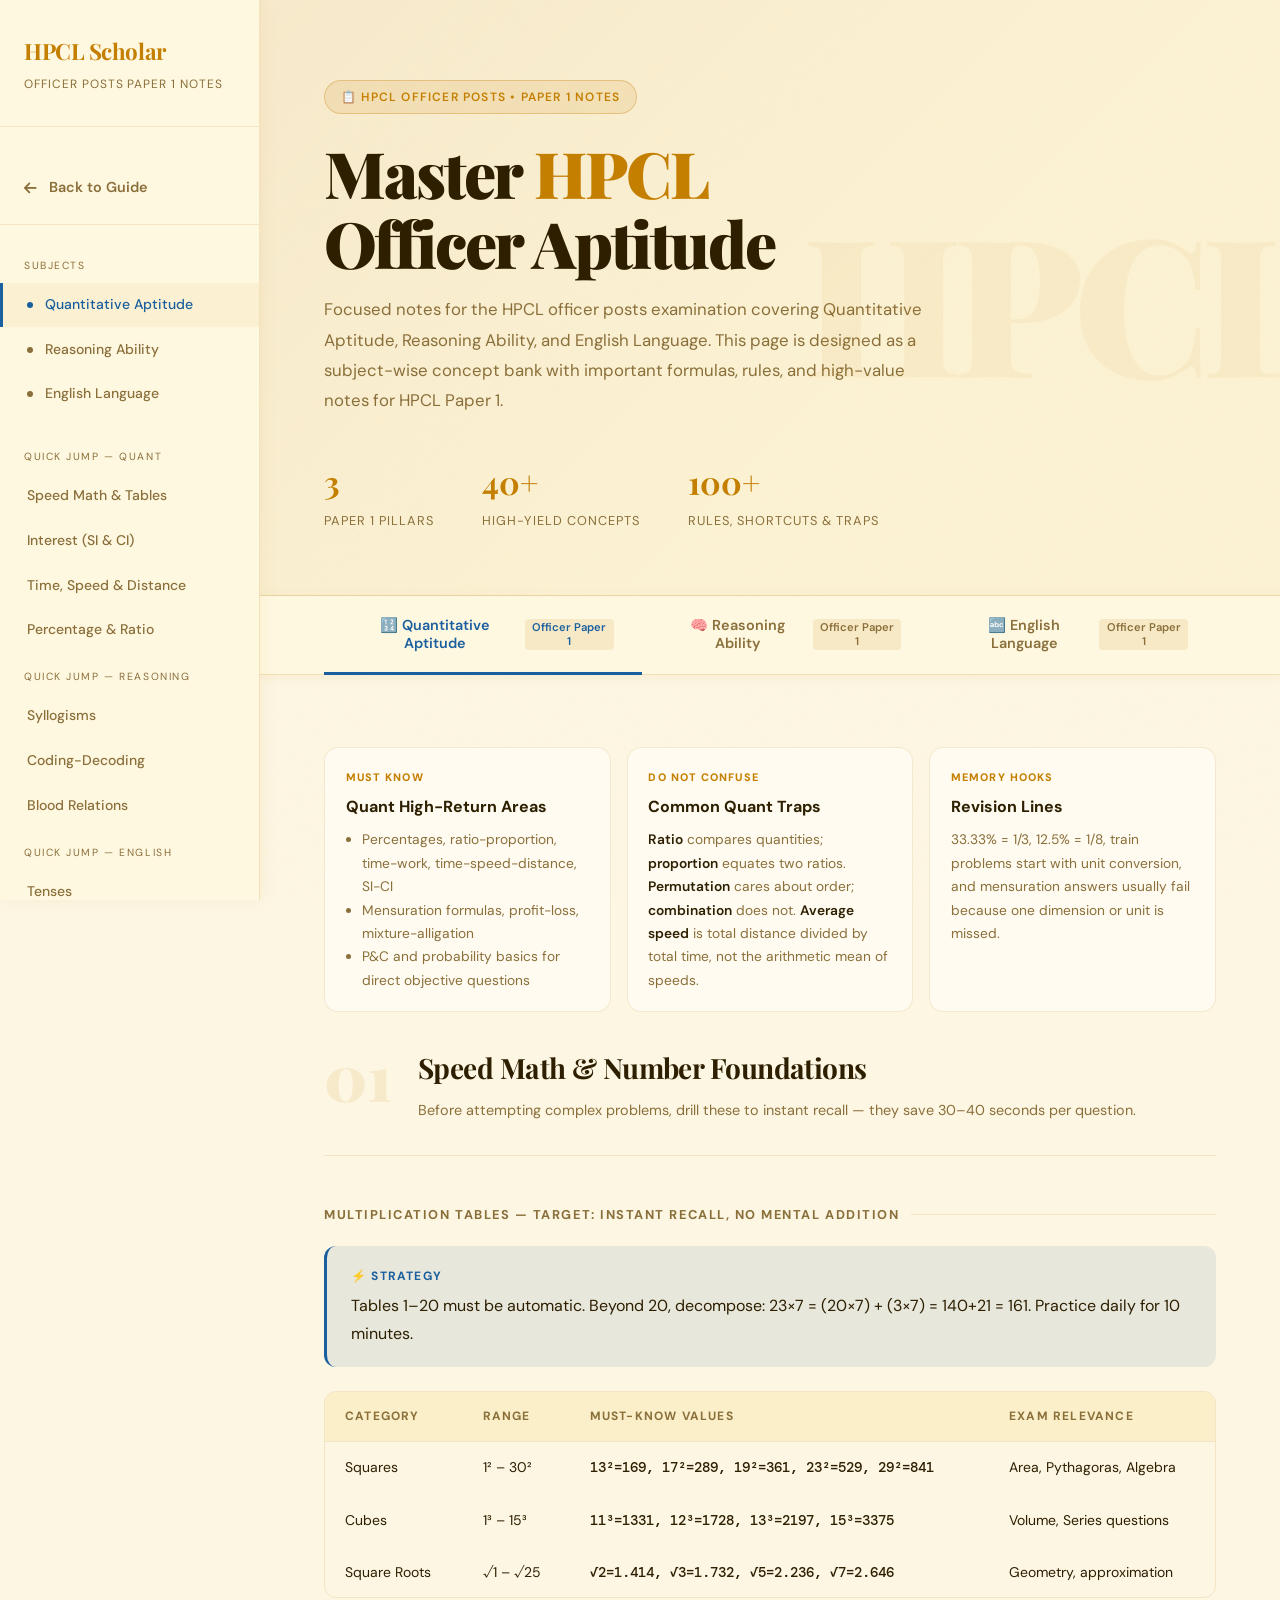
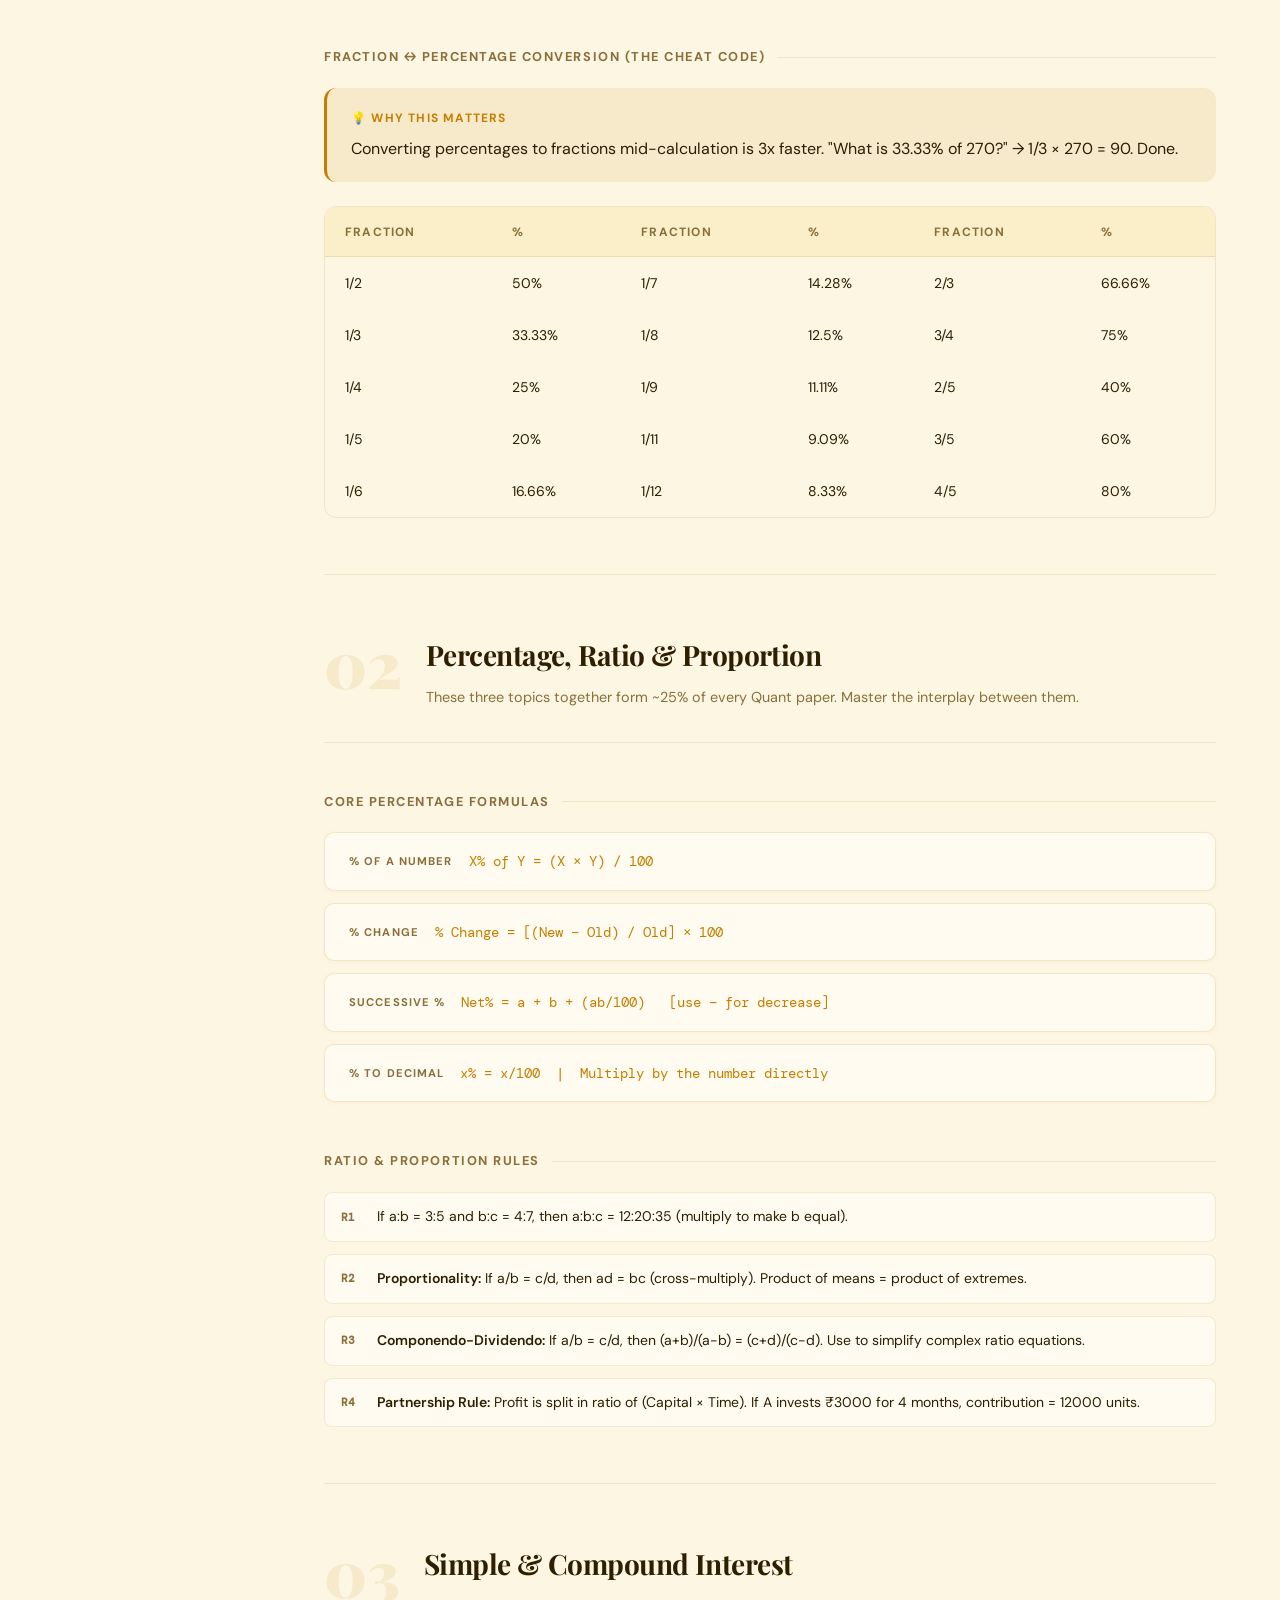
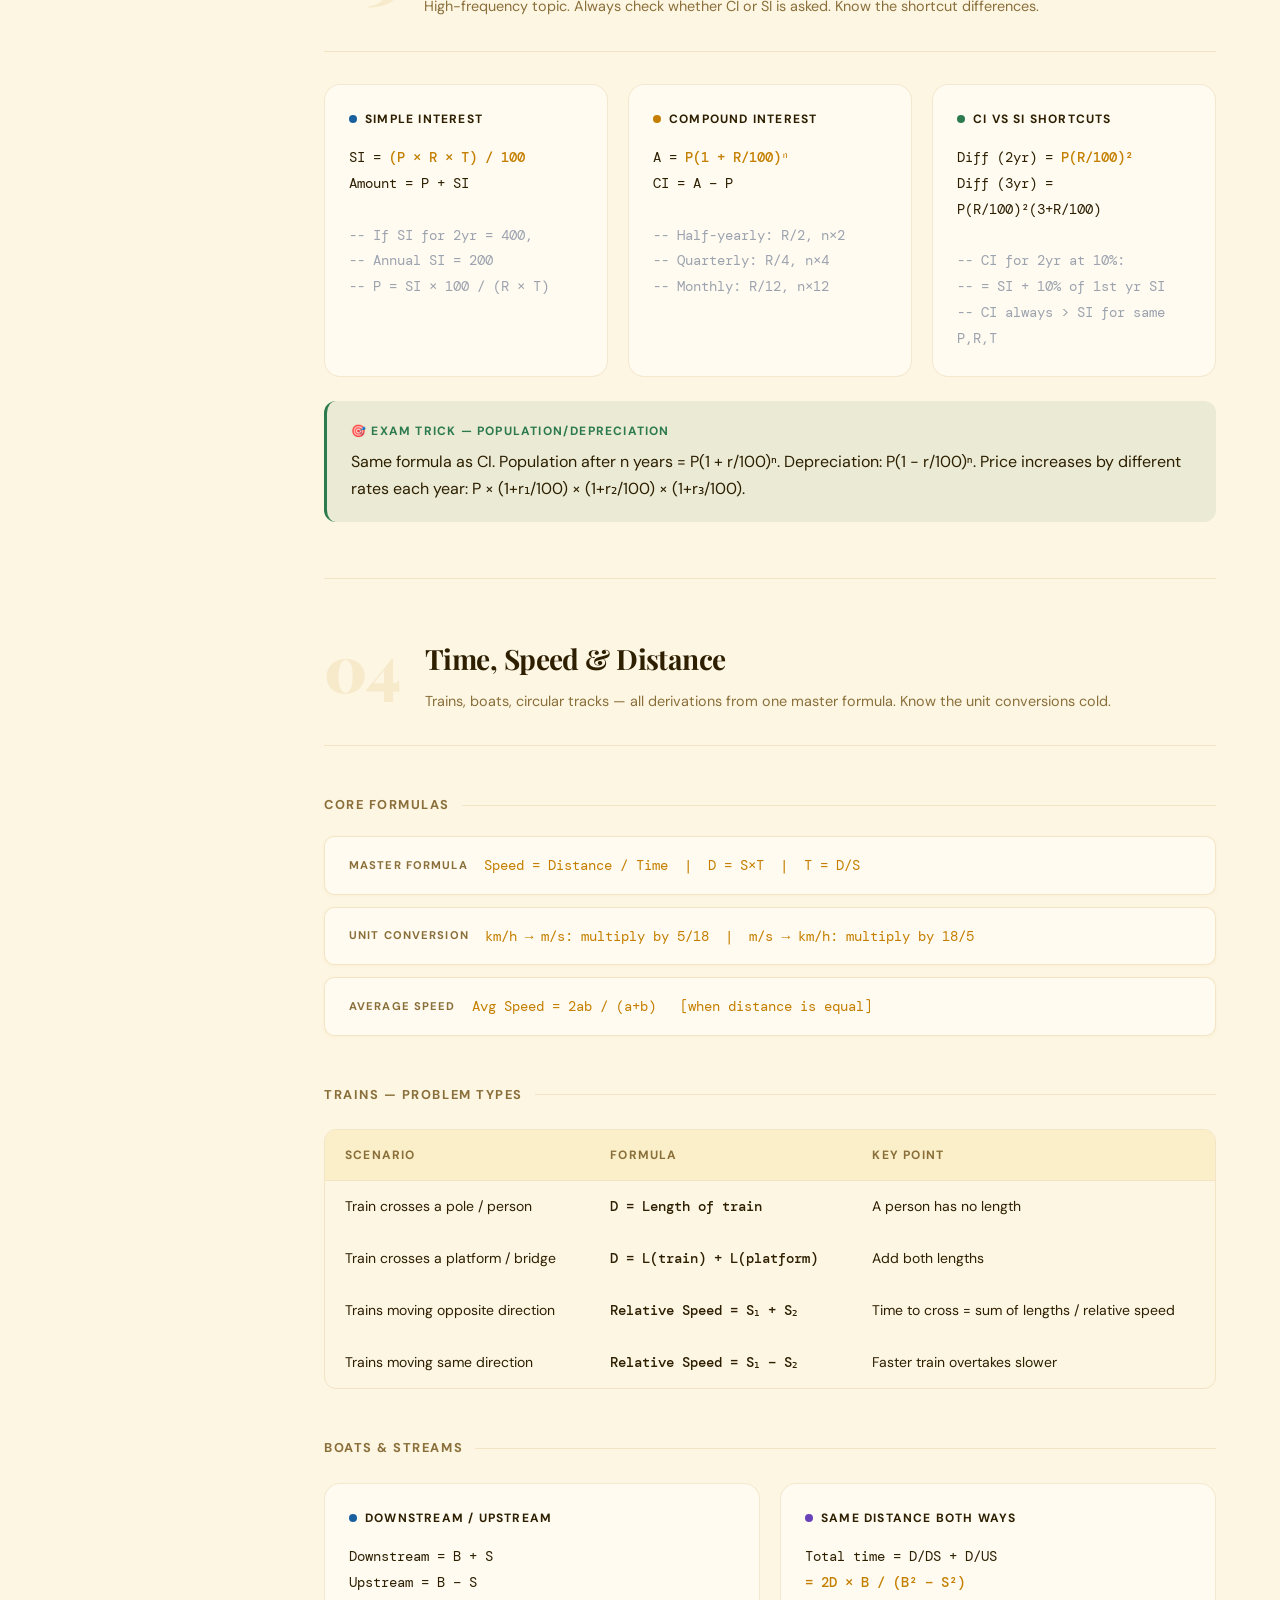
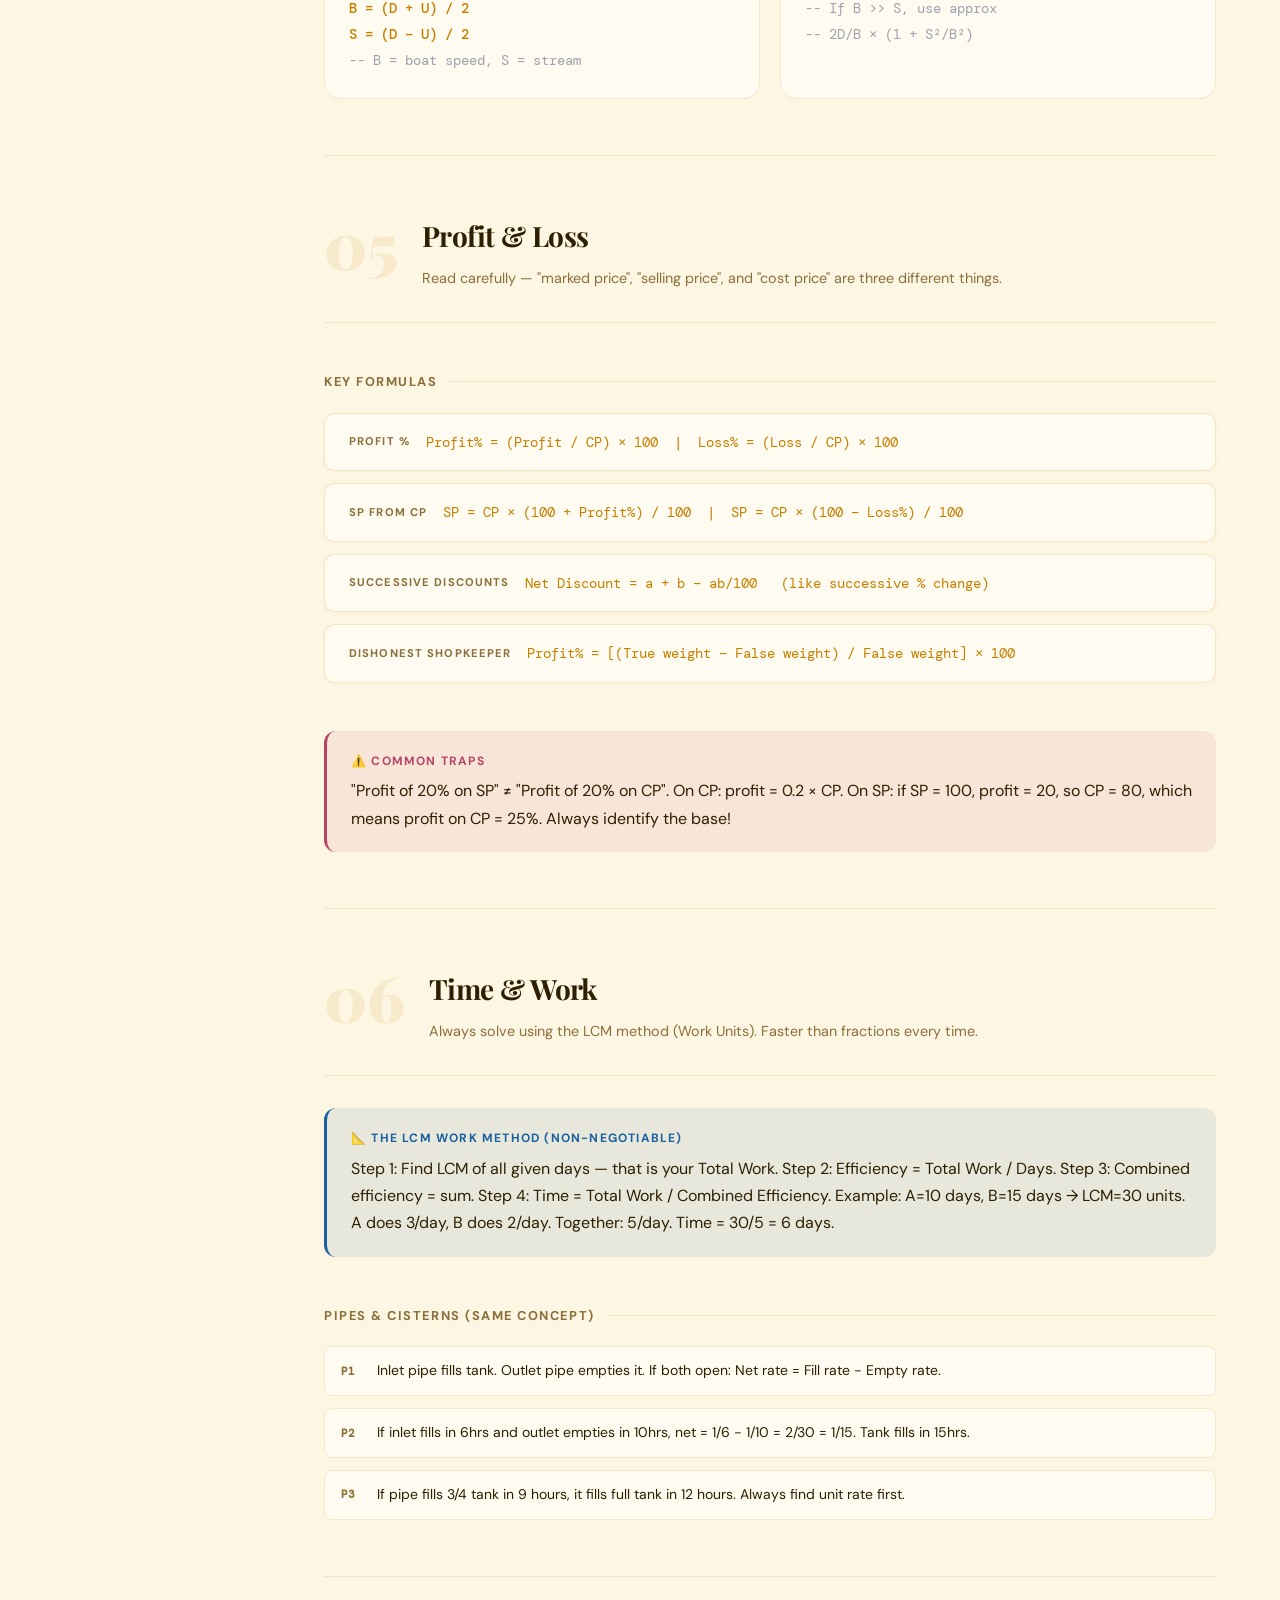
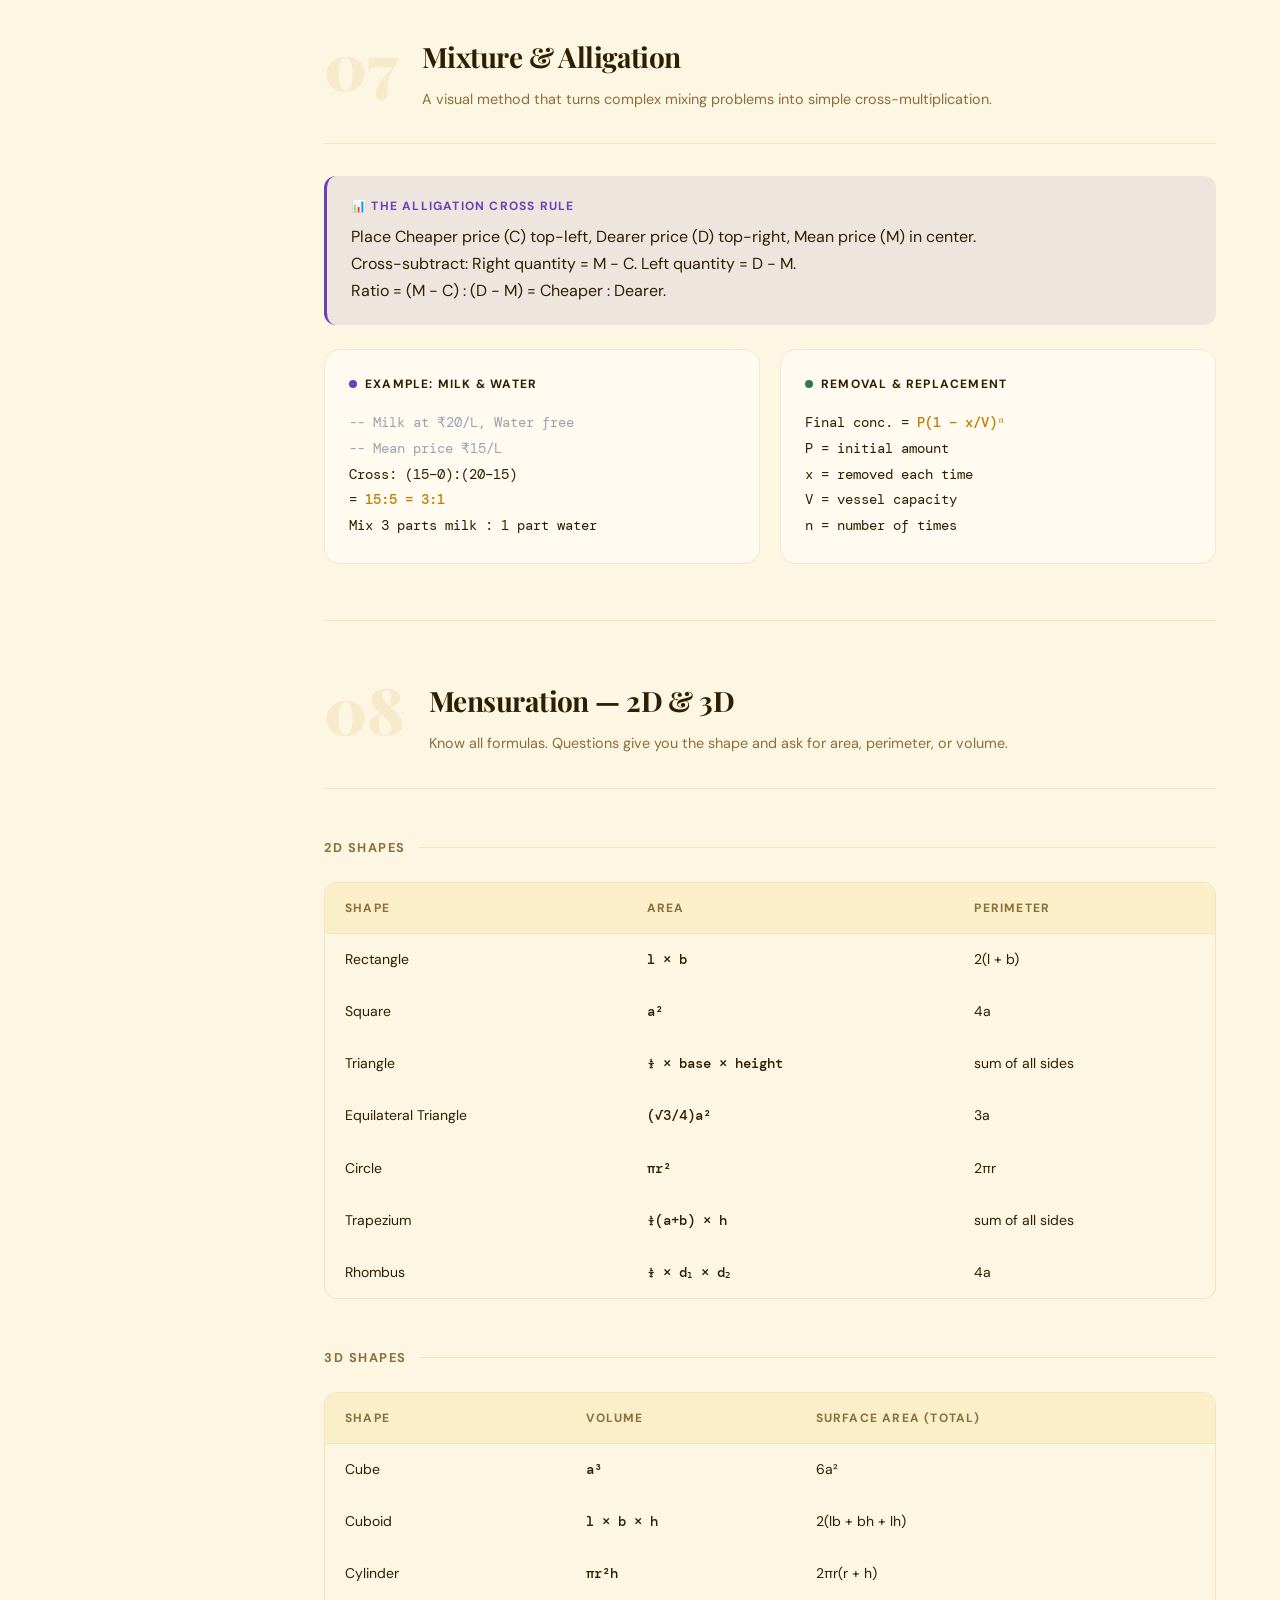
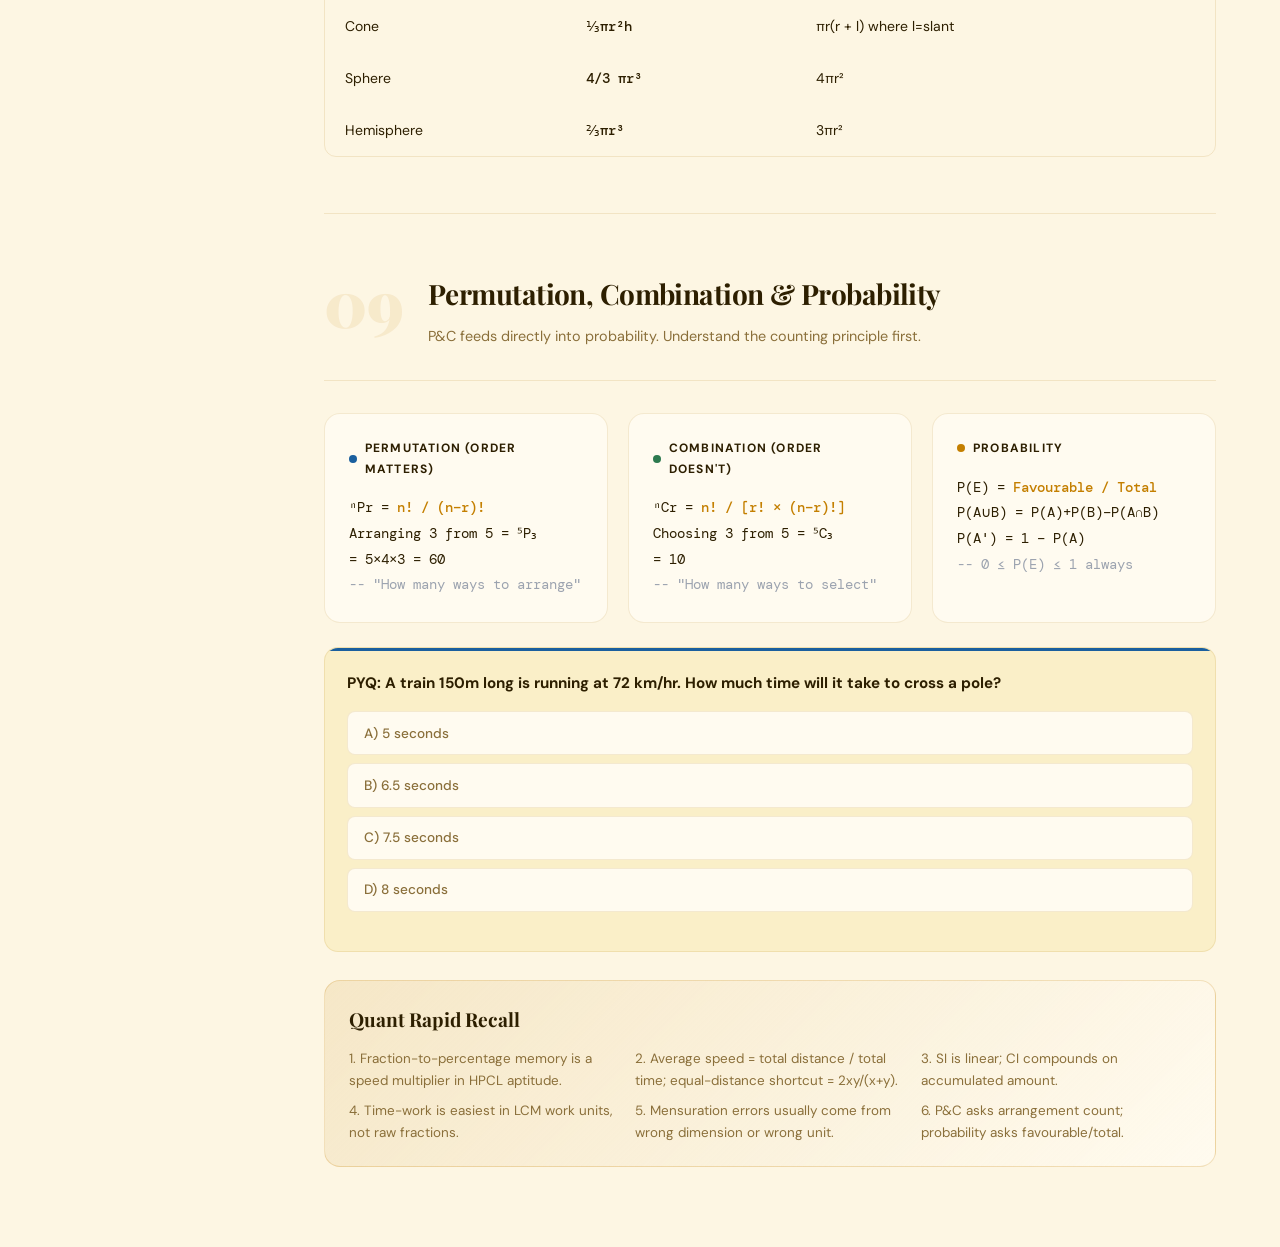
<file: subject-notes.html>
<!DOCTYPE html>
<html lang="en">

<head>
    <meta charset="UTF-8">
    <meta name="viewport" content="width=device-width, initial-scale=1.0">
    <title>HPCL Scholar — Complete Exam Notes</title>
    <link
        href="https://fonts.googleapis.com/css2?family=Playfair+Display:ital,wght@0,700;0,900;1,700&family=DM+Sans:wght@300;400;500;600&family=DM+Mono:wght@400;500&display=swap"
        rel="stylesheet">
    <link rel="stylesheet" href="https://cdnjs.cloudflare.com/ajax/libs/font-awesome/6.4.0/css/all.min.css">
    <style>
        :root {
            --bg: #fdf6e3;
            --surface: #fffbf0;
            --surface2: #faefc8;
            --border: rgba(180, 130, 20, 0.15);
            --text: #2d1f00;
            --muted: #8a6f3a;
            --gold: #c47f00;
            --gold-dim: rgba(196, 127, 0, 0.10);
            --blue: #1a5f9e;
            --blue-dim: rgba(26, 95, 158, 0.09);
            --green: #2d7a4f;
            --green-dim: rgba(45, 122, 79, 0.09);
            --rose: #b84466;
            --rose-dim: rgba(184, 68, 102, 0.09);
            --violet: #6941b8;
            --violet-dim: rgba(105, 65, 184, 0.09);
        }

        *,
        *::before,
        *::after {
            margin: 0;
            padding: 0;
            box-sizing: border-box;
        }

        html {
            scroll-behavior: smooth;
        }

        body {
            font-family: 'DM Sans', sans-serif;
            background: var(--bg);
            color: var(--text);
            line-height: 1.7;
            overflow-x: hidden;
        }

        /* ─── GRAIN OVERLAY ─── */
        body::before {
            content: '';
            position: fixed;
            inset: 0;
            background-image: url("data:image/svg+xml,%3Csvg viewBox='0 0 256 256' xmlns='http://www.w3.org/2000/svg'%3E%3Cfilter id='n'%3E%3CfeTurbulence type='fractalNoise' baseFrequency='0.9' numOctaves='4' stitchTiles='stitch'/%3E%3C/filter%3E%3Crect width='100%25' height='100%25' filter='url(%23n)' opacity='0.04'/%3E%3C/svg%3E");
            pointer-events: none;
            z-index: 0;
            opacity: 0.4;
        }

        /* ─── SIDE NAV ─── */
        .sidenav {
            position: fixed;
            left: 0;
            top: 0;
            height: 100vh;
            width: 260px;
            background: #fff8e1;
            border-right: 1px solid rgba(196, 127, 0, 0.18);
            box-shadow: 2px 0 16px rgba(180, 130, 20, 0.08);
            display: flex;
            flex-direction: column;
            padding: 2rem 0;
            z-index: 100;
            overflow-y: auto;
        }

        .sidenav-logo {
            padding: 0 1.5rem 2rem;
            border-bottom: 1px solid var(--border);
            margin-bottom: 1.5rem;
        }

        .sidenav-logo h2 {
            font-family: 'Playfair Display', serif;
            font-size: 1.4rem;
            color: var(--gold);
            letter-spacing: -0.02em;
        }

        .sidenav-logo p {
            font-size: 0.75rem;
            color: var(--muted);
            margin-top: 0.25rem;
            letter-spacing: 0.08em;
            text-transform: uppercase;
        }

        .nav-section-label {
            font-size: 0.65rem;
            letter-spacing: 0.15em;
            text-transform: uppercase;
            color: var(--muted);
            padding: 0 1.5rem;
            margin-bottom: 0.5rem;
            margin-top: 1rem;
        }

        .nav-item {
            display: flex;
            align-items: center;
            gap: 0.75rem;
            padding: 0.65rem 1.5rem;
            color: var(--muted);
            text-decoration: none;
            font-size: 0.875rem;
            font-weight: 500;
            transition: all 0.2s;
            border-left: 3px solid transparent;
            cursor: pointer;
        }

        .nav-item:hover,
        .nav-item.active {
            color: var(--text);
            background: rgba(196, 127, 0, 0.07);
        }

        .nav-item.active {
            border-left-color: var(--gold);
            color: var(--gold);
        }

        .nav-item.q.active {
            border-left-color: var(--blue);
            color: var(--blue);
        }

        .nav-item.r.active {
            border-left-color: var(--green);
            color: var(--green);
        }

        .nav-item.e.active {
            border-left-color: var(--rose);
            color: var(--rose);
        }

        .nav-dot {
            width: 6px;
            height: 6px;
            border-radius: 50%;
            background: currentColor;
            flex-shrink: 0;
        }

        .back-to-app {
            padding: 1.5rem;
            border-bottom: 1px solid var(--border);
            margin-bottom: 1rem;
        }

        .back-link {
            display: flex;
            align-items: center;
            gap: 0.75rem;
            color: var(--muted);
            text-decoration: none;
            font-size: 0.9rem;
            font-weight: 600;
            transition: color 0.2s;
        }

        .back-link:hover {
            color: var(--gold);
        }

        /* ─── MAIN CONTENT ─── */
        .main {
            margin-left: 260px;
            min-height: 100vh;
            position: relative;
            z-index: 1;
        }

        /* ─── HERO ─── */
        .hero {
            padding: 5rem 4rem 4rem;
            background: linear-gradient(135deg, rgba(196, 127, 0, 0.10) 0%, rgba(250, 239, 200, 0.6) 60%);
            border-bottom: 1px solid rgba(196, 127, 0, 0.18);
            position: relative;
            overflow: hidden;
        }

        .hero::after {
            content: 'HPCL';
            position: absolute;
            right: -2rem;
            top: 50%;
            transform: translateY(-50%);
            font-family: 'Playfair Display', serif;
            font-size: 12rem;
            font-weight: 900;
            color: rgba(196, 127, 0, 0.06);
            pointer-events: none;
            letter-spacing: -0.05em;
        }

        .hero-badge {
            display: inline-flex;
            align-items: center;
            gap: 0.5rem;
            background: rgba(196, 127, 0, 0.12);
            border: 1px solid rgba(196, 127, 0, 0.3);
            color: var(--gold);
            padding: 0.35rem 1rem;
            border-radius: 100px;
            font-size: 0.75rem;
            font-weight: 600;
            letter-spacing: 0.1em;
            text-transform: uppercase;
            margin-bottom: 1.5rem;
        }

        .hero h1 {
            font-family: 'Playfair Display', serif;
            font-size: clamp(2.5rem, 5vw, 4rem);
            font-weight: 900;
            line-height: 1.1;
            letter-spacing: -0.03em;
            color: var(--text);
            margin-bottom: 1rem;
        }

        .hero h1 span {
            color: var(--gold);
        }

        .hero p {
            font-size: 1.05rem;
            color: var(--muted);
            max-width: 600px;
            line-height: 1.8;
        }

        .hero-stats {
            display: flex;
            gap: 3rem;
            margin-top: 2.5rem;
            flex-wrap: wrap;
        }

        .stat {}

        .stat-num {
            font-family: 'Playfair Display', serif;
            font-size: 2rem;
            font-weight: 700;
            color: var(--gold);
        }

        .stat-label {
            font-size: 0.8rem;
            color: var(--muted);
            text-transform: uppercase;
            letter-spacing: 0.08em;
        }

        /* ─── SUBJECT TABS ─── */
        .tabs {
            display: flex;
            border-bottom: 1px solid rgba(196, 127, 0, 0.2);
            position: sticky;
            top: 0;
            background: #fff8e1;
            box-shadow: 0 2px 12px rgba(180, 130, 20, 0.08);
            z-index: 50;
            padding: 0 4rem;
        }

        .tab-btn {
            padding: 1.25rem 1.75rem;
            background: none;
            border: none;
            color: var(--muted);
            font-family: 'DM Sans', sans-serif;
            font-size: 0.9rem;
            font-weight: 600;
            cursor: pointer;
            border-bottom: 3px solid transparent;
            margin-bottom: -1px;
            transition: all 0.2s;
            display: flex;
            align-items: center;
            gap: 0.5rem;
        }

        .tab-btn:hover {
            color: var(--text);
        }

        .tab-btn.active-tab {
            color: var(--blue);
            border-bottom-color: var(--blue);
        }

        .tab-btn.tab-r.active-tab {
            color: var(--green);
            border-bottom-color: var(--green);
        }

        .tab-btn.tab-e.active-tab {
            color: var(--rose);
            border-bottom-color: var(--rose);
        }

        .tab-num {
            background: rgba(196, 127, 0, 0.12);
            padding: 0.1rem 0.4rem;
            border-radius: 4px;
            font-size: 0.7rem;
        }

        /* ─── SUBJECT PANEL ─── */
        .subject-panel {
            display: none;
            padding: 3rem 4rem 5rem;
        }

        .subject-panel.active {
            display: block;
        }

        /* ─── SECTION HEADERS ─── */
        .section-header {
            display: flex;
            align-items: flex-start;
            gap: 1.5rem;
            margin-bottom: 2rem;
            padding-bottom: 2rem;
            border-bottom: 1px solid var(--border);
        }

        .section-number {
            font-family: 'Playfair Display', serif;
            font-size: 4rem;
            font-weight: 900;
            line-height: 1;
            color: rgba(196, 127, 0, 0.10);
            min-width: 70px;
        }

        .section-meta h2 {
            font-family: 'Playfair Display', serif;
            font-size: 1.75rem;
            font-weight: 700;
            color: var(--text);
            letter-spacing: -0.02em;
            margin-bottom: 0.4rem;
        }

        .section-meta p {
            color: var(--muted);
            font-size: 0.9rem;
        }

        /* ─── CARDS ─── */
        .card-grid {
            display: grid;
            grid-template-columns: repeat(auto-fit, minmax(280px, 1fr));
            gap: 1.25rem;
            margin: 1.5rem 0;
        }

        .card {
            background: var(--surface);
            border: 1px solid var(--border);
            border-radius: 16px;
            padding: 1.5rem;
            transition: border-color 0.2s;
        }

        .card:hover {
            border-color: rgba(196, 127, 0, 0.3);
            box-shadow: 0 4px 16px rgba(180, 130, 20, 0.10);
        }

        .card-title {
            font-size: 0.75rem;
            font-weight: 700;
            letter-spacing: 0.1em;
            text-transform: uppercase;
            margin-bottom: 1rem;
            display: flex;
            align-items: center;
            gap: 0.5rem;
        }

        .card-title .dot {
            width: 8px;
            height: 8px;
            border-radius: 50%;
        }

        .mono {
            font-family: 'DM Mono', monospace;
            font-size: 0.85rem;
            line-height: 1.9;
            color: var(--text);
        }

        .mono .hl {
            color: var(--gold);
            font-weight: 500;
        }

        .mono .comment {
            color: #9ca3af;
        }

        /* ─── TABLES ─── */
        .table-wrap {
            overflow-x: auto;
            margin: 1.5rem 0;
            border-radius: 12px;
            border: 1px solid var(--border);
        }

        table {
            width: 100%;
            border-collapse: collapse;
            min-width: 400px;
        }

        thead tr {
            background: #faefc8;
        }

        th {
            padding: 0.9rem 1.25rem;
            text-align: left;
            font-size: 0.75rem;
            font-weight: 700;
            letter-spacing: 0.1em;
            text-transform: uppercase;
            color: var(--muted);
            border-bottom: 1px solid var(--border);
        }

        td {
            padding: 0.9rem 1.25rem;
            font-size: 0.875rem;
            border-bottom: 1px solid rgba(255, 255, 255, 0.03);
            vertical-align: top;
            line-height: 1.6;
        }

        tr:last-child td {
            border-bottom: none;
        }

        tr:hover td {
            background: rgba(196, 127, 0, 0.04);
        }

        .td-accent {
            font-family: 'DM Mono', monospace;
            font-weight: 500;
        }

        /* ─── HIGHLIGHT BOX ─── */
        .highlight-box {
            border-radius: 12px;
            padding: 1.25rem 1.5rem;
            margin: 1.25rem 0;
            border-left: 3px solid;
        }

        .highlight-box.blue {
            background: var(--blue-dim);
            border-color: var(--blue);
        }

        .highlight-box.gold {
            background: var(--gold-dim);
            border-color: var(--gold);
        }

        .highlight-box.green {
            background: var(--green-dim);
            border-color: var(--green);
        }

        .highlight-box.rose {
            background: var(--rose-dim);
            border-color: var(--rose);
        }

        .highlight-box.violet {
            background: var(--violet-dim);
            border-color: var(--violet);
        }

        .highlight-box strong {
            display: block;
            font-size: 0.75rem;
            text-transform: uppercase;
            letter-spacing: 0.1em;
            margin-bottom: 0.4rem;
        }

        .highlight-box.blue strong {
            color: var(--blue);
        }

        .highlight-box.gold strong {
            color: var(--gold);
        }

        .highlight-box.green strong {
            color: var(--green);
        }

        .highlight-box.rose strong {
            color: var(--rose);
        }

        .highlight-box.violet strong {
            color: var(--violet);
        }

        /* ─── FORMULA STRIP ─── */
        .formula-strip {
            background: #fffbf0;
            border: 1px solid rgba(196, 127, 0, 0.18);
            border-radius: 10px;
            padding: 1rem 1.5rem;
            font-family: 'DM Mono', monospace;
            font-size: 0.9rem;
            margin: 0.75rem 0;
            display: flex;
            align-items: center;
            gap: 1rem;
            flex-wrap: wrap;
            box-shadow: 0 1px 4px rgba(180, 130, 20, 0.06);
        }

        .formula-label {
            font-family: 'DM Sans', sans-serif;
            font-size: 0.7rem;
            font-weight: 700;
            text-transform: uppercase;
            letter-spacing: 0.1em;
            color: var(--muted);
            white-space: nowrap;
        }

        .formula-eq {
            color: var(--gold);
            flex: 1;
        }

        /* ─── SUBSECTION ─── */
        .subsection {
            margin: 3rem 0;
        }

        .subsection-title {
            font-size: 0.8rem;
            font-weight: 700;
            letter-spacing: 0.12em;
            text-transform: uppercase;
            color: var(--muted);
            margin-bottom: 1.25rem;
            display: flex;
            align-items: center;
            gap: 0.75rem;
        }

        .subsection-title::after {
            content: '';
            flex: 1;
            height: 1px;
            background: var(--border);
        }

        /* ─── RULE LIST ─── */
        .rule-list {
            list-style: none;
            display: flex;
            flex-direction: column;
            gap: 0.75rem;
            margin: 1rem 0;
        }

        .rule-list li {
            padding: 0.75rem 1rem;
            background: var(--surface);
            border-radius: 8px;
            border: 1px solid var(--border);
            font-size: 0.875rem;
            display: flex;
            gap: 0.75rem;
            align-items: flex-start;
        }

        .rule-list li .rule-num {
            font-family: 'DM Mono', monospace;
            font-size: 0.7rem;
            font-weight: 700;
            color: var(--muted);
            min-width: 24px;
            margin-top: 0.15rem;
        }

        b {
            font-weight: 600;
            color: var(--text);
        }

        em {
            font-style: italic;
            color: var(--gold);
        }

        /* ─── DIVIDER ─── */
        .divider {
            height: 1px;
            background: var(--border);
            margin: 3.5rem 0;
        }

        /* ─── VOCAB PILLS ─── */
        .vocab-grid {
            display: flex;
            flex-wrap: wrap;
            gap: 0.6rem;
            margin: 1rem 0;
        }

        .vocab-pill {
            background: var(--surface);
            border: 1px solid var(--border);
            border-radius: 8px;
            padding: 0.4rem 0.85rem;
            font-size: 0.8rem;
        }

        .vocab-pill .word {
            color: var(--rose);
            font-weight: 600;
            font-family: 'DM Mono', monospace;
        }

        .vocab-pill .meaning {
            color: var(--muted);
            margin-left: 0.4rem;
        }

        /* ─── QUICK REFERENCE BANNER ─── */
        .qr-banner {
            background: linear-gradient(135deg, rgba(196, 127, 0, 0.10), rgba(250, 239, 200, 0.5));
            border: 1px solid rgba(196, 127, 0, 0.2);
            border-radius: 16px;
            padding: 1.75rem 2rem;
            margin: 2rem 0;
            display: grid;
            grid-template-columns: repeat(auto-fit, minmax(120px, 1fr));
            gap: 1.5rem;
        }

        .qr-item {
            text-align: center;
        }

        .qr-val {
            font-family: 'DM Mono', monospace;
            font-size: 1.1rem;
            color: var(--gold);
            font-weight: 500;
        }

        .qr-key {
            font-size: 0.7rem;
            color: var(--muted);
            text-transform: uppercase;
            letter-spacing: 0.08em;
            margin-top: 0.25rem;
        }

        .knowledge-grid {
            display: grid;
            grid-template-columns: repeat(auto-fit, minmax(220px, 1fr));
            gap: 1rem;
            margin: 1.5rem 0 2rem;
        }

        .knowledge-card {
            background: var(--surface);
            border: 1px solid var(--border);
            border-radius: 14px;
            padding: 1.2rem 1.3rem;
        }

        .knowledge-card .k-label {
            font-size: 0.68rem;
            font-weight: 800;
            text-transform: uppercase;
            letter-spacing: 0.1em;
            color: var(--gold);
            margin-bottom: 0.45rem;
        }

        .knowledge-card h3 {
            font-size: 1rem;
            margin-bottom: 0.5rem;
        }

        .knowledge-card p,
        .knowledge-card li {
            font-size: 0.86rem;
            color: var(--muted);
            line-height: 1.7;
        }

        .knowledge-card ul {
            padding-left: 1rem;
        }

        .recall-strip {
            background: linear-gradient(135deg, rgba(196, 127, 0, 0.12), rgba(255, 251, 240, 0.9));
            border: 1px solid rgba(196, 127, 0, 0.22);
            border-radius: 16px;
            padding: 1.4rem 1.5rem;
            margin: 1.75rem 0 0;
        }

        .recall-strip h3 {
            font-family: 'Playfair Display', serif;
            font-size: 1.2rem;
            margin-bottom: 0.8rem;
        }

        .recall-list {
            display: grid;
            grid-template-columns: repeat(auto-fit, minmax(220px, 1fr));
            gap: 0.55rem 1rem;
        }

        .recall-item {
            font-size: 0.84rem;
            color: var(--muted);
            line-height: 1.6;
        }

        /* ─── EJOTY ─── */
        .ejoty-row {
            display: flex;
            gap: 0.5rem;
            flex-wrap: wrap;
            margin: 1rem 0;
        }

        .ejoty-box {
            background: #fffbf0;
            border: 1px solid rgba(196, 127, 0, 0.2);
            border-radius: 8px;
            padding: 0.5rem 0.75rem;
            text-align: center;
            min-width: 50px;
            box-shadow: 0 1px 4px rgba(180, 130, 20, 0.08);
        }

        .ejoty-letter {
            font-family: 'Playfair Display', serif;
            font-size: 1.2rem;
            font-weight: 700;
            color: var(--green);
        }

        .ejoty-num {
            font-family: 'DM Mono', monospace;
            font-size: 0.75rem;
            color: var(--muted);
            margin-top: 0.15rem;
        }

        /* ─── PYQ BOXES ─── */
        .pyq-box {
            background: var(--surface2);
            border: 1px solid var(--border);
            border-radius: 14px;
            padding: 1.4rem;
            margin: 1.5rem 0;
            position: relative;
            overflow: hidden;
        }

        .pyq-box::before {
            content: '';
            position: absolute;
            top: 0;
            left: 0;
            width: 100%;
            height: 3px;
            background: var(--blue);
        }

        .pyq-q {
            font-size: 0.95rem;
            font-weight: 700;
            color: var(--text);
            margin-bottom: 1rem;
            line-height: 1.6;
        }

        .pyq-options {
            display: flex;
            flex-direction: column;
            gap: 0.5rem;
            margin-bottom: 1rem;
        }

        .pyq-option {
            font-size: 0.85rem;
            padding: 0.6rem 1rem;
            border-radius: 8px;
            cursor: pointer;
            border: 1px solid var(--border);
            color: var(--muted);
            transition: all 0.2s;
            background: var(--surface);
            user-select: none;
            font-weight: 500;
        }

        .pyq-option:hover {
            border-color: var(--blue);
            color: var(--text);
        }

        .pyq-option.correct {
            border-color: var(--green);
            color: var(--green);
            background: var(--green-dim);
        }

        .pyq-option.wrong {
            border-color: var(--rose);
            color: var(--rose);
            background: var(--rose-dim);
        }

        .pyq-ans {
            font-size: 0.88rem;
            color: var(--muted);
            padding: 1rem;
            border-radius: 8px;
            background: var(--green-dim);
            border: 1px solid rgba(45, 122, 79, 0.2);
            border-left: 4px solid var(--green);
            display: none;
            margin-top: 1rem;
            line-height: 1.6;
        }

        .pyq-ans.visible {
            display: block;
        }

        .pyq-ans strong {
            color: var(--green);
        }

        /* ─── MOBILE SCALING ─── */
        @media (max-width: 900px) {
            .sidenav {
                display: none;
            }

            .main {
                margin-left: 0;
            }

            .hero {
                padding: 3rem 1.5rem 2.5rem;
            }

            .hero h1 {
                font-size: 2.25rem !important;
            }

            .hero p {
                font-size: 1.05rem !important;
            }

            .hero::after {
                display: none;
            }

            .tabs {
                padding: 0;
                display: grid;
                grid-template-columns: repeat(3, 1fr);
                width: 100%;
            }

            .tab-btn {
                font-size: 0.75rem !important;
                padding: 0.8rem 0.2rem !important;
                white-space: normal;
                display: flex;
                flex-direction: column;
                align-items: center;
                justify-content: center;
                text-align: center;
                gap: 0.4rem;
                width: 100%;
            }

            .subject-panel {
                padding: 2rem 1.5rem 4rem;
            }

            .section-meta h2 {
                font-size: 1.45rem !important;
            }

            .section-meta p,
            .subsection-title,
            .rule-list li,
            .mono,
            td,
            .vocab-pill {
                font-size: 1rem !important;
                line-height: 1.6 !important;
            }

            .hero-stats {
                gap: 1.5rem;
            }

            .stat-num {
                font-size: 1.75rem !important;
            }

            .card-title {
                font-size: 0.8rem !important;
            }

            .mobile-back-btn {
                display: flex;
                align-items: center;
                gap: 0.5rem;
                padding: 1rem 1.5rem;
                color: var(--muted);
                text-decoration: none;
                font-size: 0.9rem;
                font-weight: 600;
                background: #fff8e1;
                border-bottom: 1px solid var(--border);
            }
        }

        /* ─── ANIMATIONS ─── */
        .subject-panel.active {
            animation: fadeUp 0.35s ease forwards;
        }

        @keyframes fadeUp {
            from {
                opacity: 0;
                transform: translateY(12px);
            }

            to {
                opacity: 1;
                transform: translateY(0);
            }
        }

        /* ─── PROGRESS BAR ─── */
        .progress-bar {
            position: fixed;
            top: 0;
            left: 0;
            height: 3px;
            background: linear-gradient(90deg, #c47f00, #e8a800);
            z-index: 200;
            transition: width 0.1s;
            box-shadow: 0 0 8px rgba(196, 127, 0, 0.5);
        }

        .mobile-back-btn {
            display: none;
        }
    </style>
</head>

<body>

    <div class="progress-bar" id="progress"></div>

    <!-- SIDE NAV -->
    <nav class="sidenav">
        <div class="sidenav-logo">
            <h2>HPCL Scholar</h2>
            <p>Officer Posts Paper 1 Notes</p>
        </div>

        <div class="back-to-app">
            <a href="learn.html" class="back-link">
                <i class="fas fa-arrow-left"></i> Back to Guide
            </a>
        </div>

        <span class="nav-section-label">Subjects</span>
        <a class="nav-item q active" onclick="switchTab('q')">
            <span class="nav-dot"></span> Quantitative Aptitude
        </a>
        <a class="nav-item r" onclick="switchTab('r')">
            <span class="nav-dot"></span> Reasoning Ability
        </a>
        <a class="nav-item e" onclick="switchTab('e')">
            <span class="nav-dot"></span> English Language
        </a>

        <span class="nav-section-label" style="margin-top:2rem;">Quick Jump — Quant</span>
        <a class="nav-item" onclick="switchTab('q')">Speed Math & Tables</a>
        <a class="nav-item" onclick="switchTab('q')">Interest (SI & CI)</a>
        <a class="nav-item" onclick="switchTab('q')">Time, Speed & Distance</a>
        <a class="nav-item" onclick="switchTab('q')">Percentage & Ratio</a>

        <span class="nav-section-label" style="margin-top:1rem;">Quick Jump — Reasoning</span>
        <a class="nav-item" onclick="switchTab('r')">Syllogisms</a>
        <a class="nav-item" onclick="switchTab('r')">Coding-Decoding</a>
        <a class="nav-item" onclick="switchTab('r')">Blood Relations</a>

        <span class="nav-section-label" style="margin-top:1rem;">Quick Jump — English</span>
        <a class="nav-item" onclick="switchTab('e')">Tenses</a>
        <a class="nav-item" onclick="switchTab('e')">Grammar Rules</a>
        <a class="nav-item" onclick="switchTab('e')">Vocabulary</a>
    </nav>

    <!-- MAIN -->
    <div class="main">
        <a href="learn.html" class="mobile-back-btn">
            <i class="fas fa-arrow-left"></i> Back to Guide
        </a>

        <!-- HERO -->
        <div class="hero">
            <div class="hero-badge">📋 HPCL Officer Posts • Paper 1 Notes</div>
            <h1>Master <span>HPCL</span><br>Officer Aptitude</h1>
            <p>Focused notes for the HPCL officer posts examination covering Quantitative Aptitude, Reasoning Ability,
                and English Language. This page is designed as a subject-wise concept bank with important formulas,
                rules, and high-value notes for HPCL Paper 1.</p>
            <div class="hero-stats">
                <div class="stat">
                    <div class="stat-num">3</div>
                    <div class="stat-label">Paper 1 Pillars</div>
                </div>
                <div class="stat">
                    <div class="stat-num">40+</div>
                    <div class="stat-label">High-Yield Concepts</div>
                </div>
                <div class="stat">
                    <div class="stat-num">100+</div>
                    <div class="stat-label">Rules, Shortcuts & Traps</div>
                </div>
            </div>
        </div>

        <!-- TABS -->
        <div class="tabs">
            <button class="tab-btn active-tab" onclick="switchTab('q')">
                🔢 Quantitative Aptitude <span class="tab-num">Officer Paper 1</span>
            </button>
            <button class="tab-btn tab-r" onclick="switchTab('r')">
                🧠 Reasoning Ability <span class="tab-num">Officer Paper 1</span>
            </button>
            <button class="tab-btn tab-e" onclick="switchTab('e')">
                🔤 English Language <span class="tab-num">Officer Paper 1</span>
            </button>
        </div>

        <!-- ═══════════════════════════════════════════
       PANEL 1 — QUANTITATIVE APTITUDE
  ═══════════════════════════════════════════ -->
        <div class="subject-panel active" id="panel-q">

            <div class="knowledge-grid">
                <div class="knowledge-card">
                    <div class="k-label">Must Know</div>
                    <h3>Quant High-Return Areas</h3>
                    <ul>
                        <li>Percentages, ratio-proportion, time-work, time-speed-distance, SI-CI</li>
                        <li>Mensuration formulas, profit-loss, mixture-alligation</li>
                        <li>P&C and probability basics for direct objective questions</li>
                    </ul>
                </div>
                <div class="knowledge-card">
                    <div class="k-label">Do Not Confuse</div>
                    <h3>Common Quant Traps</h3>
                    <p><b>Ratio</b> compares quantities; <b>proportion</b> equates two ratios. <b>Permutation</b> cares
                        about order; <b>combination</b> does not. <b>Average speed</b> is total distance divided by
                        total time, not the arithmetic mean of speeds.</p>
                </div>
                <div class="knowledge-card">
                    <div class="k-label">Memory Hooks</div>
                    <h3>Revision Lines</h3>
                    <p>33.33% = 1/3, 12.5% = 1/8, train problems start with unit conversion, and mensuration answers
                        usually fail because one dimension or unit is missed.</p>
                </div>
            </div>

            <!-- SECTION 1 -->
            <div class="section-header">
                <div class="section-number">01</div>
                <div class="section-meta">
                    <h2>Speed Math & Number Foundations</h2>
                    <p>Before attempting complex problems, drill these to instant recall — they save 30–40 seconds per
                        question.</p>
                </div>
            </div>

            <div class="subsection">
                <div class="subsection-title">Multiplication Tables — Target: Instant recall, no mental addition</div>
                <div class="highlight-box blue">
                    <strong>⚡ Strategy</strong>
                    Tables 1–20 must be automatic. Beyond 20, decompose: 23×7 = (20×7) + (3×7) = 140+21 = 161. Practice
                    daily for 10 minutes.
                </div>
                <div class="table-wrap">
                    <table>
                        <thead>
                            <tr>
                                <th>Category</th>
                                <th>Range</th>
                                <th>Must-Know Values</th>
                                <th>Exam Relevance</th>
                            </tr>
                        </thead>
                        <tbody>
                            <tr>
                                <td>Squares</td>
                                <td>1² – 30²</td>
                                <td class="td-accent">13²=169, 17²=289, 19²=361, 23²=529, 29²=841</td>
                                <td>Area, Pythagoras, Algebra</td>
                            </tr>
                            <tr>
                                <td>Cubes</td>
                                <td>1³ – 15³</td>
                                <td class="td-accent">11³=1331, 12³=1728, 13³=2197, 15³=3375</td>
                                <td>Volume, Series questions</td>
                            </tr>
                            <tr>
                                <td>Square Roots</td>
                                <td>√1 – √25</td>
                                <td class="td-accent">√2=1.414, √3=1.732, √5=2.236, √7=2.646</td>
                                <td>Geometry, approximation</td>
                            </tr>
                        </tbody>
                    </table>
                </div>
            </div>

            <div class="subsection">
                <div class="subsection-title">Fraction ↔ Percentage Conversion (The Cheat Code)</div>
                <div class="highlight-box gold">
                    <strong>💡 Why This Matters</strong>
                    Converting percentages to fractions mid-calculation is 3x faster. "What is 33.33% of 270?" → 1/3 ×
                    270 = 90. Done.
                </div>
                <div class="table-wrap">
                    <table>
                        <thead>
                            <tr>
                                <th>Fraction</th>
                                <th>%</th>
                                <th>Fraction</th>
                                <th>%</th>
                                <th>Fraction</th>
                                <th>%</th>
                            </tr>
                        </thead>
                        <tbody>
                            <tr>
                                <td>1/2</td>
                                <td>50%</td>
                                <td>1/7</td>
                                <td>14.28%</td>
                                <td>2/3</td>
                                <td>66.66%</td>
                            </tr>
                            <tr>
                                <td>1/3</td>
                                <td>33.33%</td>
                                <td>1/8</td>
                                <td>12.5%</td>
                                <td>3/4</td>
                                <td>75%</td>
                            </tr>
                            <tr>
                                <td>1/4</td>
                                <td>25%</td>
                                <td>1/9</td>
                                <td>11.11%</td>
                                <td>2/5</td>
                                <td>40%</td>
                            </tr>
                            <tr>
                                <td>1/5</td>
                                <td>20%</td>
                                <td>1/11</td>
                                <td>9.09%</td>
                                <td>3/5</td>
                                <td>60%</td>
                            </tr>
                            <tr>
                                <td>1/6</td>
                                <td>16.66%</td>
                                <td>1/12</td>
                                <td>8.33%</td>
                                <td>4/5</td>
                                <td>80%</td>
                            </tr>
                        </tbody>
                    </table>
                </div>
            </div>

            <div class="divider"></div>

            <!-- SECTION 2 -->
            <div class="section-header">
                <div class="section-number">02</div>
                <div class="section-meta">
                    <h2>Percentage, Ratio & Proportion</h2>
                    <p>These three topics together form ~25% of every Quant paper. Master the interplay between them.
                    </p>
                </div>
            </div>

            <div class="subsection">
                <div class="subsection-title">Core Percentage Formulas</div>
                <div class="formula-strip"><span class="formula-label">% of a number</span><span class="formula-eq">X%
                        of Y = (X × Y) / 100</span></div>
                <div class="formula-strip"><span class="formula-label">% change</span><span class="formula-eq">% Change
                        = [(New − Old) / Old] × 100</span></div>
                <div class="formula-strip"><span class="formula-label">successive %</span><span class="formula-eq">Net%
                        = a + b + (ab/100) &nbsp; [use − for decrease]</span></div>
                <div class="formula-strip"><span class="formula-label">% to decimal</span><span class="formula-eq">x% =
                        x/100 &nbsp;|&nbsp; Multiply by the number directly</span></div>
            </div>

            <div class="subsection">
                <div class="subsection-title">Ratio & Proportion Rules</div>
                <ul class="rule-list">
                    <li><span class="rule-num">R1</span><span>If a:b = 3:5 and b:c = 4:7, then a:b:c = 12:20:35
                            (multiply to make b equal).</span></li>
                    <li><span class="rule-num">R2</span><span><b>Proportionality:</b> If a/b = c/d, then ad = bc
                            (cross-multiply). Product of means = product of extremes.</span></li>
                    <li><span class="rule-num">R3</span><span><b>Componendo-Dividendo:</b> If a/b = c/d, then
                            (a+b)/(a-b) = (c+d)/(c-d). Use to simplify complex ratio equations.</span></li>
                    <li><span class="rule-num">R4</span><span><b>Partnership Rule:</b> Profit is split in ratio of
                            (Capital × Time). If A invests ₹3000 for 4 months, contribution = 12000 units.</span></li>
                </ul>
            </div>

            <div class="divider"></div>

            <!-- SECTION 3 -->
            <div class="section-header">
                <div class="section-number">03</div>
                <div class="section-meta">
                    <h2>Simple & Compound Interest</h2>
                    <p>High-frequency topic. Always check whether CI or SI is asked. Know the shortcut differences.</p>
                </div>
            </div>

            <div class="card-grid">
                <div class="card">
                    <div class="card-title"><span class="dot" style="background:var(--blue)"></span>Simple Interest
                    </div>
                    <div class="mono">
                        SI = <span class="hl">(P × R × T) / 100</span><br>
                        Amount = P + SI<br>
                        <br>
                        <span class="comment">-- If SI for 2yr = 400,</span><br>
                        <span class="comment">-- Annual SI = 200</span><br>
                        <span class="comment">-- P = SI × 100 / (R × T)</span>
                    </div>
                </div>
                <div class="card">
                    <div class="card-title"><span class="dot" style="background:var(--gold)"></span>Compound Interest
                    </div>
                    <div class="mono">
                        A = <span class="hl">P(1 + R/100)ⁿ</span><br>
                        CI = A − P<br>
                        <br>
                        <span class="comment">-- Half-yearly: R/2, n×2</span><br>
                        <span class="comment">-- Quarterly: R/4, n×4</span><br>
                        <span class="comment">-- Monthly: R/12, n×12</span>
                    </div>
                </div>
                <div class="card">
                    <div class="card-title"><span class="dot" style="background:var(--green)"></span>CI vs SI Shortcuts
                    </div>
                    <div class="mono">
                        Diff (2yr) = <span class="hl">P(R/100)²</span><br>
                        Diff (3yr) = P(R/100)²(3+R/100)<br>
                        <br>
                        <span class="comment">-- CI for 2yr at 10%:</span><br>
                        <span class="comment">-- = SI + 10% of 1st yr SI</span><br>
                        <span class="comment">-- CI always > SI for same P,R,T</span>
                    </div>
                </div>
            </div>

            <div class="highlight-box green">
                <strong>🎯 Exam Trick — Population/Depreciation</strong>
                Same formula as CI. Population after n years = P(1 + r/100)ⁿ. Depreciation: P(1 − r/100)ⁿ. Price
                increases by different rates each year: P × (1+r₁/100) × (1+r₂/100) × (1+r₃/100).
            </div>

            <div class="divider"></div>

            <!-- SECTION 4 -->
            <div class="section-header">
                <div class="section-number">04</div>
                <div class="section-meta">
                    <h2>Time, Speed & Distance</h2>
                    <p>Trains, boats, circular tracks — all derivations from one master formula. Know the unit
                        conversions cold.</p>
                </div>
            </div>

            <div class="subsection">
                <div class="subsection-title">Core Formulas</div>
                <div class="formula-strip"><span class="formula-label">master formula</span><span
                        class="formula-eq">Speed = Distance / Time &nbsp;|&nbsp; D = S×T &nbsp;|&nbsp; T = D/S</span>
                </div>
                <div class="formula-strip"><span class="formula-label">unit conversion</span><span
                        class="formula-eq">km/h → m/s: multiply by 5/18 &nbsp;|&nbsp; m/s → km/h: multiply by
                        18/5</span></div>
                <div class="formula-strip"><span class="formula-label">average speed</span><span class="formula-eq">Avg
                        Speed = 2ab / (a+b) &nbsp; [when distance is equal]</span></div>
            </div>

            <div class="subsection">
                <div class="subsection-title">Trains — Problem Types</div>
                <div class="table-wrap">
                    <table>
                        <thead>
                            <tr>
                                <th>Scenario</th>
                                <th>Formula</th>
                                <th>Key Point</th>
                            </tr>
                        </thead>
                        <tbody>
                            <tr>
                                <td>Train crosses a pole / person</td>
                                <td class="td-accent">D = Length of train</td>
                                <td>A person has no length</td>
                            </tr>
                            <tr>
                                <td>Train crosses a platform / bridge</td>
                                <td class="td-accent">D = L(train) + L(platform)</td>
                                <td>Add both lengths</td>
                            </tr>
                            <tr>
                                <td>Trains moving opposite direction</td>
                                <td class="td-accent">Relative Speed = S₁ + S₂</td>
                                <td>Time to cross = sum of lengths / relative speed</td>
                            </tr>
                            <tr>
                                <td>Trains moving same direction</td>
                                <td class="td-accent">Relative Speed = S₁ − S₂</td>
                                <td>Faster train overtakes slower</td>
                            </tr>
                        </tbody>
                    </table>
                </div>
            </div>

            <div class="subsection">
                <div class="subsection-title">Boats & Streams</div>
                <div class="card-grid">
                    <div class="card">
                        <div class="card-title"><span class="dot" style="background:var(--blue)"></span>Downstream /
                            Upstream</div>
                        <div class="mono">
                            Downstream = B + S<br>
                            Upstream = B − S<br>
                            <span class="hl">B = (D + U) / 2</span><br>
                            <span class="hl">S = (D − U) / 2</span><br>
                            <span class="comment">-- B = boat speed, S = stream</span>
                        </div>
                    </div>
                    <div class="card">
                        <div class="card-title"><span class="dot" style="background:var(--violet)"></span>Same Distance
                            Both Ways</div>
                        <div class="mono">
                            Total time = D/DS + D/US<br>
                            <span class="hl">= 2D × B / (B² − S²)</span><br>
                            <span class="comment">-- If B >> S, use approx</span><br>
                            <span class="comment">-- 2D/B × (1 + S²/B²)</span>
                        </div>
                    </div>
                </div>
            </div>

            <div class="divider"></div>

            <!-- SECTION 5 -->
            <div class="section-header">
                <div class="section-number">05</div>
                <div class="section-meta">
                    <h2>Profit & Loss</h2>
                    <p>Read carefully — "marked price", "selling price", and "cost price" are three different things.
                    </p>
                </div>
            </div>

            <div class="subsection">
                <div class="subsection-title">Key Formulas</div>
                <div class="formula-strip"><span class="formula-label">profit %</span><span class="formula-eq">Profit% =
                        (Profit / CP) × 100 &nbsp;|&nbsp; Loss% = (Loss / CP) × 100</span></div>
                <div class="formula-strip"><span class="formula-label">SP from CP</span><span class="formula-eq">SP = CP
                        × (100 + Profit%) / 100 &nbsp;|&nbsp; SP = CP × (100 − Loss%) / 100</span></div>
                <div class="formula-strip"><span class="formula-label">successive discounts</span><span
                        class="formula-eq">Net Discount = a + b − ab/100 &nbsp; (like successive % change)</span></div>
                <div class="formula-strip"><span class="formula-label">dishonest shopkeeper</span><span
                        class="formula-eq">Profit% = [(True weight − False weight) / False weight] × 100</span></div>
            </div>

            <div class="highlight-box rose">
                <strong>⚠️ Common Traps</strong>
                "Profit of 20% on SP" ≠ "Profit of 20% on CP". On CP: profit = 0.2 × CP. On SP: if SP = 100, profit =
                20, so CP = 80, which means profit on CP = 25%. Always identify the base!
            </div>

            <div class="divider"></div>

            <!-- SECTION 6 -->
            <div class="section-header">
                <div class="section-number">06</div>
                <div class="section-meta">
                    <h2>Time & Work</h2>
                    <p>Always solve using the LCM method (Work Units). Faster than fractions every time.</p>
                </div>
            </div>

            <div class="highlight-box blue">
                <strong>📐 The LCM Work Method (Non-Negotiable)</strong>
                Step 1: Find LCM of all given days — that is your Total Work. Step 2: Efficiency = Total Work / Days.
                Step 3: Combined efficiency = sum. Step 4: Time = Total Work / Combined Efficiency.
                Example: A=10 days, B=15 days → LCM=30 units. A does 3/day, B does 2/day. Together: 5/day. Time = 30/5 =
                6 days.
            </div>

            <div class="subsection">
                <div class="subsection-title">Pipes & Cisterns (Same Concept)</div>
                <ul class="rule-list">
                    <li><span class="rule-num">P1</span><span>Inlet pipe fills tank. Outlet pipe empties it. If both
                            open: Net rate = Fill rate − Empty rate.</span></li>
                    <li><span class="rule-num">P2</span><span>If inlet fills in 6hrs and outlet empties in 10hrs, net =
                            1/6 − 1/10 = 2/30 = 1/15. Tank fills in 15hrs.</span></li>
                    <li><span class="rule-num">P3</span><span>If pipe fills 3/4 tank in 9 hours, it fills full tank in
                            12 hours. Always find unit rate first.</span></li>
                </ul>
            </div>

            <div class="divider"></div>

            <!-- SECTION 7 -->
            <div class="section-header">
                <div class="section-number">07</div>
                <div class="section-meta">
                    <h2>Mixture & Alligation</h2>
                    <p>A visual method that turns complex mixing problems into simple cross-multiplication.</p>
                </div>
            </div>

            <div class="highlight-box violet">
                <strong>📊 The Alligation Cross Rule</strong>
                Place Cheaper price (C) top-left, Dearer price (D) top-right, Mean price (M) in center.<br>
                Cross-subtract: Right quantity = M − C. Left quantity = D − M.<br>
                Ratio = (M − C) : (D − M) = Cheaper : Dearer.
            </div>

            <div class="card-grid">
                <div class="card">
                    <div class="card-title"><span class="dot" style="background:var(--violet)"></span>Example: Milk &
                        Water</div>
                    <div class="mono">
                        <span class="comment">-- Milk at ₹20/L, Water free</span><br>
                        <span class="comment">-- Mean price ₹15/L</span><br>
                        Cross: (15−0):(20−15)<br>
                        = <span class="hl">15:5 = 3:1</span><br>
                        Mix 3 parts milk : 1 part water
                    </div>
                </div>
                <div class="card">
                    <div class="card-title"><span class="dot" style="background:var(--green)"></span>Removal &
                        Replacement</div>
                    <div class="mono">
                        Final conc. = <span class="hl">P(1 − x/V)ⁿ</span><br>
                        P = initial amount<br>
                        x = removed each time<br>
                        V = vessel capacity<br>
                        n = number of times
                    </div>
                </div>
            </div>

            <div class="divider"></div>

            <!-- SECTION 8 -->
            <div class="section-header">
                <div class="section-number">08</div>
                <div class="section-meta">
                    <h2>Mensuration — 2D & 3D</h2>
                    <p>Know all formulas. Questions give you the shape and ask for area, perimeter, or volume.</p>
                </div>
            </div>

            <div class="subsection">
                <div class="subsection-title">2D Shapes</div>
                <div class="table-wrap">
                    <table>
                        <thead>
                            <tr>
                                <th>Shape</th>
                                <th>Area</th>
                                <th>Perimeter</th>
                            </tr>
                        </thead>
                        <tbody>
                            <tr>
                                <td>Rectangle</td>
                                <td class="td-accent">l × b</td>
                                <td>2(l + b)</td>
                            </tr>
                            <tr>
                                <td>Square</td>
                                <td class="td-accent">a²</td>
                                <td>4a</td>
                            </tr>
                            <tr>
                                <td>Triangle</td>
                                <td class="td-accent">½ × base × height</td>
                                <td>sum of all sides</td>
                            </tr>
                            <tr>
                                <td>Equilateral Triangle</td>
                                <td class="td-accent">(√3/4)a²</td>
                                <td>3a</td>
                            </tr>
                            <tr>
                                <td>Circle</td>
                                <td class="td-accent">πr²</td>
                                <td>2πr</td>
                            </tr>
                            <tr>
                                <td>Trapezium</td>
                                <td class="td-accent">½(a+b) × h</td>
                                <td>sum of all sides</td>
                            </tr>
                            <tr>
                                <td>Rhombus</td>
                                <td class="td-accent">½ × d₁ × d₂</td>
                                <td>4a</td>
                            </tr>
                        </tbody>
                    </table>
                </div>
            </div>

            <div class="subsection">
                <div class="subsection-title">3D Shapes</div>
                <div class="table-wrap">
                    <table>
                        <thead>
                            <tr>
                                <th>Shape</th>
                                <th>Volume</th>
                                <th>Surface Area (Total)</th>
                            </tr>
                        </thead>
                        <tbody>
                            <tr>
                                <td>Cube</td>
                                <td class="td-accent">a³</td>
                                <td>6a²</td>
                            </tr>
                            <tr>
                                <td>Cuboid</td>
                                <td class="td-accent">l × b × h</td>
                                <td>2(lb + bh + lh)</td>
                            </tr>
                            <tr>
                                <td>Cylinder</td>
                                <td class="td-accent">πr²h</td>
                                <td>2πr(r + h)</td>
                            </tr>
                            <tr>
                                <td>Cone</td>
                                <td class="td-accent">⅓πr²h</td>
                                <td>πr(r + l) where l=slant</td>
                            </tr>
                            <tr>
                                <td>Sphere</td>
                                <td class="td-accent">4/3 πr³</td>
                                <td>4πr²</td>
                            </tr>
                            <tr>
                                <td>Hemisphere</td>
                                <td class="td-accent">⅔πr³</td>
                                <td>3πr²</td>
                            </tr>
                        </tbody>
                    </table>
                </div>
            </div>

            <div class="divider"></div>

            <!-- SECTION 9 -->
            <div class="section-header">
                <div class="section-number">09</div>
                <div class="section-meta">
                    <h2>Permutation, Combination & Probability</h2>
                    <p>P&C feeds directly into probability. Understand the counting principle first.</p>
                </div>
            </div>

            <div class="card-grid">
                <div class="card">
                    <div class="card-title"><span class="dot" style="background:var(--blue)"></span>Permutation (Order
                        matters)</div>
                    <div class="mono">
                        ⁿPr = <span class="hl">n! / (n−r)!</span><br>
                        Arranging 3 from 5 = ⁵P₃<br>
                        = 5×4×3 = 60<br>
                        <span class="comment">-- "How many ways to arrange"</span>
                    </div>
                </div>
                <div class="card">
                    <div class="card-title"><span class="dot" style="background:var(--green)"></span>Combination (Order
                        doesn't)</div>
                    <div class="mono">
                        ⁿCr = <span class="hl">n! / [r! × (n−r)!]</span><br>
                        Choosing 3 from 5 = ⁵C₃<br>
                        = 10<br>
                        <span class="comment">-- "How many ways to select"</span>
                    </div>
                </div>
                <div class="card">
                    <div class="card-title"><span class="dot" style="background:var(--gold)"></span>Probability</div>
                    <div class="mono">
                        P(E) = <span class="hl">Favourable / Total</span><br>
                        P(A∪B) = P(A)+P(B)−P(A∩B)<br>
                        P(A') = 1 − P(A)<br>
                        <span class="comment">-- 0 ≤ P(E) ≤ 1 always</span>
                    </div>
                </div>
            </div>

            <!-- ===== PYQ ===== -->
            <div class="pyq-box">
                <div class="pyq-q">PYQ: A train 150m long is running at 72 km/hr. How much time will it take to cross a pole?</div>
                <div class="pyq-options">
                    <div class="pyq-option" onclick="markOption(this,'wrong')">A) 5 seconds</div>
                    <div class="pyq-option" onclick="markOption(this,'wrong')">B) 6.5 seconds</div>
                    <div class="pyq-option" onclick="markOption(this,'correct')">C) 7.5 seconds</div>
                    <div class="pyq-option" onclick="markOption(this,'wrong')">D) 8 seconds</div>
                </div>
                <div class="pyq-ans">
                    <strong>Answer: C</strong><br><br>
                    <strong>Explanation:</strong><br>
                    Speed in m/s = 72 × (5/18) = 20 m/s.<br>
                    Time = Distance / Speed = 150 / 20 = 7.5 seconds.
                </div>
            </div>

            <div class="recall-strip">
                <h3>Quant Rapid Recall</h3>
                <div class="recall-list">
                    <div class="recall-item">1. Fraction-to-percentage memory is a speed multiplier in HPCL aptitude.</div>
                    <div class="recall-item">2. Average speed = total distance / total time; equal-distance shortcut = 2xy/(x+y).</div>
                    <div class="recall-item">3. SI is linear; CI compounds on accumulated amount.</div>
                    <div class="recall-item">4. Time-work is easiest in LCM work units, not raw fractions.</div>
                    <div class="recall-item">5. Mensuration errors usually come from wrong dimension or wrong unit.</div>
                    <div class="recall-item">6. P&C asks arrangement count; probability asks favourable/total.</div>
                </div>
            </div>

        </div><!-- /panel-q -->


        <!-- ═══════════════════════════════════════════
       PANEL 2 — REASONING ABILITY
  ═══════════════════════════════════════════ -->
        <div class="subject-panel" id="panel-r">

            <div class="knowledge-grid">
                <div class="knowledge-card">
                    <div class="k-label">Must Know</div>
                    <h3>Reasoning High-Return Areas</h3>
                    <ul>
                        <li>Syllogism, coding-decoding, blood relations, direction sense</li>
                        <li>Seating arrangement and inequalities for direct pattern-based marks</li>
                        <li>Standard diagrams save more time than raw thinking</li>
                    </ul>
                </div>
                <div class="knowledge-card">
                    <div class="k-label">Do Not Confuse</div>
                    <h3>Logic Traps</h3>
                    <p><b>Some A are B</b> does not mean all A are B. <b>All A are B</b> does not imply all B are A.
                        In coded relations, decode each symbol first; do not jump to final family relation.</p>
                </div>
                <div class="knowledge-card">
                    <div class="k-label">Memory Hooks</div>
                    <h3>Revision Lines</h3>
                    <p>EJOTY anchors the alphabet, opposite pairs sum to 27, and every relation/direction question
                        becomes easier once converted into a diagram or chain.</p>
                </div>
            </div>

            <div class="section-header">
                <div class="section-number">01</div>
                <div class="section-meta">
                    <h2>Syllogism — Set Theory Logic</h2>
                    <p>Never use real-world knowledge. Follow strict logical rules. Use Venn diagrams for all questions.
                    </p>
                </div>
            </div>

            <div class="highlight-box green">
                <strong>🔑 The Core Principle</strong>
                Syllogism lives in a closed logical world. "All dogs are cats" is valid here even if absurd in reality.
                Draw diagrams. Never assume. Every conclusion must be provable from the given statements.
            </div>

            <div class="subsection">
                <div class="subsection-title">Statement Types & Their Logical Meaning</div>
                <div class="table-wrap">
                    <table>
                        <thead>
                            <tr>
                                <th>Statement</th>
                                <th>Venn Meaning</th>
                                <th>Definite Conclusions</th>
                                <th>Possible Conclusions</th>
                            </tr>
                        </thead>
                        <tbody>
                            <tr>
                                <td><b>All A are B</b></td>
                                <td>A ⊂ B (A inside B)</td>
                                <td>Some B are A ✓ / Some A are B ✓</td>
                                <td>All B are A (possible)</td>
                            </tr>
                            <tr>
                                <td><b>No A is B</b></td>
                                <td>A ∩ B = ∅ (no overlap)</td>
                                <td>No B is A ✓ / Some A are not B ✓</td>
                                <td>—</td>
                            </tr>
                            <tr>
                                <td><b>Some A are B</b></td>
                                <td>A and B overlap partially</td>
                                <td>Some B are A ✓</td>
                                <td>All A are B / No A is B</td>
                            </tr>
                            <tr>
                                <td><b>Some A are not B</b></td>
                                <td>Part of A is outside B</td>
                                <td>—</td>
                                <td>All A are B (not possible)</td>
                            </tr>
                        </tbody>
                    </table>
                </div>
            </div>

            <div class="subsection">
                <div class="subsection-title">Combination Rules (Chain Syllogism)</div>
                <ul class="rule-list">
                    <li><span class="rule-num">C1</span><span><b>All + All = All:</b> "All A→B" + "All B→C" = "All A→C".
                            A⊂B and B⊂C means A⊂C.</span></li>
                    <li><span class="rule-num">C2</span><span><b>All + No = No:</b> "All A→B" + "No B→C" = "No A→C". If
                            A is inside B, and B has no overlap with C, then A has no overlap with C.</span></li>
                    <li><span class="rule-num">C3</span><span><b>Some + All = Some:</b> "Some A→B" + "All B→C" = "Some
                            A→C".</span></li>
                    <li><span class="rule-num">C4</span><span><b>Some + No = Some Not:</b> "Some A→B" + "No B→C" = "Some
                            A are not C".</span></li>
                    <li><span class="rule-num">C5</span><span><b>All + Some = No Definite:</b> "All A→B" + "Some B→C" —
                            you CANNOT conclude anything definite about A and C.</span></li>
                </ul>
            </div>

            <div class="divider"></div>

            <!-- SECTION 2 -->
            <div class="section-header">
                <div class="section-number">02</div>
                <div class="section-meta">
                    <h2>Coding-Decoding</h2>
                    <p>Pattern recognition + the EJOTY system. Once you crack the pattern, all 5 sub-questions from one
                        set are answered instantly.</p>
                </div>
            </div>

            <div class="subsection">
                <div class="subsection-title">The EJOTY System — Memorize This</div>
                <div class="ejoty-row">
                    <div class="ejoty-box">
                        <div class="ejoty-letter">A</div>
                        <div class="ejoty-num">1</div>
                    </div>
                    <div class="ejoty-box">
                        <div class="ejoty-letter">E</div>
                        <div class="ejoty-num">5</div>
                    </div>
                    <div class="ejoty-box">
                        <div class="ejoty-letter">J</div>
                        <div class="ejoty-num">10</div>
                    </div>
                    <div class="ejoty-box">
                        <div class="ejoty-letter">O</div>
                        <div class="ejoty-num">15</div>
                    </div>
                    <div class="ejoty-box">
                        <div class="ejoty-letter">T</div>
                        <div class="ejoty-num">20</div>
                    </div>
                    <div class="ejoty-box">
                        <div class="ejoty-letter">Y</div>
                        <div class="ejoty-num">25</div>
                    </div>
                    <div class="ejoty-box">
                        <div class="ejoty-letter">Z</div>
                        <div class="ejoty-num">26</div>
                    </div>
                </div>
                <p style="color:var(--muted);font-size:0.85rem;margin-top:0.75rem;">From any anchor: M = O(15) − 2 = 13.
                    R = T(20) + 2 = 18. Instant position for any letter.</p>
            </div>

            <div class="subsection">
                <div class="subsection-title">Opposite Letter Pairs (Sum = 27)</div>
                <div class="qr-banner">
                    <div class="qr-item">
                        <div class="qr-val">A ↔ Z</div>
                        <div class="qr-key">1 + 26</div>
                    </div>
                    <div class="qr-item">
                        <div class="qr-val">B ↔ Y</div>
                        <div class="qr-key">2 + 25</div>
                    </div>
                    <div class="qr-item">
                        <div class="qr-val">C ↔ X</div>
                        <div class="qr-key">3 + 24</div>
                    </div>
                    <div class="qr-item">
                        <div class="qr-val">D ↔ W</div>
                        <div class="qr-key">4 + 23</div>
                    </div>
                    <div class="qr-item">
                        <div class="qr-val">F ↔ U</div>
                        <div class="qr-key">6 + 21</div>
                    </div>
                    <div class="qr-item">
                        <div class="qr-val">G ↔ T</div>
                        <div class="qr-key">7 + 20</div>
                    </div>
                    <div class="qr-item">
                        <div class="qr-val">H ↔ S</div>
                        <div class="qr-key">8 + 19</div>
                    </div>
                    <div class="qr-item">
                        <div class="qr-val">M ↔ N</div>
                        <div class="qr-key">13 + 14</div>
                    </div>
                </div>
            </div>

            <div class="subsection">
                <div class="subsection-title">Common Coding Patterns — Identify First</div>
                <div class="table-wrap">
                    <table>
                        <thead>
                            <tr>
                                <th>Pattern Type</th>
                                <th>How to Identify</th>
                                <th>How to Decode</th>
                            </tr>
                        </thead>
                        <tbody>
                            <tr>
                                <td>Letter Shift (+n)</td>
                                <td>BEAD → CFBE (each +1)</td>
                                <td>Shift each letter by same amount</td>
                            </tr>
                            <tr>
                                <td>Reverse Alphabet</td>
                                <td>A→Z, B→Y pattern</td>
                                <td>Opposite letter = 27 − position</td>
                            </tr>
                            <tr>
                                <td>Skip letters</td>
                                <td>Alternate letters kept</td>
                                <td>Check 1st, 3rd, 5th of word</td>
                            </tr>
                            <tr>
                                <td>Number Code</td>
                                <td>CAT = 24+26+7 (reverse pos)</td>
                                <td>Add/multiply letter positions</td>
                            </tr>
                            <tr>
                                <td>Symbol Code</td>
                                <td>Each letter replaced by symbol</td>
                                <td>Find common letter across given words</td>
                            </tr>
                        </tbody>
                    </table>
                </div>
            </div>

            <div class="divider"></div>

            <!-- SECTION 3 -->
            <div class="section-header">
                <div class="section-number">03</div>
                <div class="section-meta">
                    <h2>Blood Relations</h2>
                    <p>Always draw a family tree. Use symbols for gender. Never assume gender from names.</p>
                </div>
            </div>

            <div class="subsection">
                <div class="subsection-title">Family Tree Symbols</div>
                <div class="card-grid">
                    <div class="card">
                        <div class="card-title"><span class="dot" style="background:var(--green)"></span>Drawing
                            Convention</div>
                        <div class="mono">
                            □ = Male &nbsp;&nbsp; ○ = Female<br>
                            □ = ○ means married<br>
                            │ = parent-child<br>
                            ─── = siblings<br>
                            <span class="hl">Always go top-down (oldest first)</span>
                        </div>
                    </div>
                    <div class="card">
                        <div class="card-title"><span class="dot" style="background:var(--rose)"></span>Common Tricky
                            Terms</div>
                        <div class="mono">
                            <span class="hl">Maternal uncle</span> = Mother's brother<br>
                            <span class="hl">Paternal aunt</span> = Father's sister<br>
                            <span class="hl">Nephew/Niece</span> = sibling's child<br>
                            <span class="hl">Cousin</span> = uncle/aunt's child
                        </div>
                    </div>
                </div>
            </div>

            <div class="subsection">
                <div class="subsection-title">Coded Blood Relation (Symbol Problems)</div>
                <div class="table-wrap">
                    <table>
                        <thead>
                            <tr>
                                <th>Symbol</th>
                                <th>Typical Meaning</th>
                                <th>How to Use</th>
                            </tr>
                        </thead>
                        <tbody>
                            <tr>
                                <td class="td-accent">A + B</td>
                                <td>A is father of B</td>
                                <td>A is one generation above B</td>
                            </tr>
                            <tr>
                                <td class="td-accent">A − B</td>
                                <td>A is mother of B</td>
                                <td>A is one generation above B (female)</td>
                            </tr>
                            <tr>
                                <td class="td-accent">A × B</td>
                                <td>A is brother of B</td>
                                <td>Same generation, male</td>
                            </tr>
                            <tr>
                                <td class="td-accent">A ÷ B</td>
                                <td>A is sister of B</td>
                                <td>Same generation, female</td>
                            </tr>
                        </tbody>
                    </table>
                </div>
                <div class="highlight-box gold">
                    <strong>⚡ Method</strong>
                    Read the coded expression left to right. Draw each relationship as you read. Final question asks
                    about the relationship between the first and last person. Count generations: each +/− moves up or
                    down one level.
                </div>
            </div>

            <div class="divider"></div>

            <!-- SECTION 4 -->
            <div class="section-header">
                <div class="section-number">04</div>
                <div class="section-meta">
                    <h2>Direction & Distance Sense</h2>
                    <p>Draw. Always draw. Mark starting point as origin (0,0) and track each movement on a coordinate
                        grid.</p>
                </div>
            </div>

            <div class="subsection">
                <div class="subsection-title">Compass & Shadow Rules</div>
                <ul class="rule-list">
                    <li><span class="rule-num">D1</span><span><b>Facing North, turn Right (CW) 90°:</b> Now facing East.
                            Turn Right again: South. Turn Right again: West.</span></li>
                    <li><span class="rule-num">D2</span><span><b>Facing North, turn Left (ACW) 90°:</b> Now facing West.
                            Left again: South. Left again: East.</span></li>
                    <li><span class="rule-num">D3</span><span><b>Morning Shadow (sunrise in East):</b> Shadow always
                            falls to the West (behind you if you face East).</span></li>
                    <li><span class="rule-num">D4</span><span><b>Evening Shadow (sunset in West):</b> Shadow always
                            falls to the East.</span></li>
                    <li><span class="rule-num">D5</span><span><b>Distance formula:</b> For right-angle paths, use
                            Pythagoras: D = √(horizontal² + vertical²).</span></li>
                </ul>
            </div>

            <div class="divider"></div>

            <!-- SECTION 5 -->
            <div class="section-header">
                <div class="section-number">05</div>
                <div class="section-meta">
                    <h2>Seating Arrangement</h2>
                    <p>Most marks-rich topic in Reasoning. Method determines speed — not intelligence.</p>
                </div>
            </div>

            <div class="card-grid">
                <div class="card">
                    <div class="card-title"><span class="dot" style="background:var(--green)"></span>Linear Arrangement
                    </div>
                    <div class="mono">
                        Step 1: <span class="hl">Fix definites first</span><br>
                        Step 2: Place relative clues<br>
                        Step 3: Fill gaps<br>
                        <span class="comment">-- "Immediate left/right" = adjacent</span><br>
                        <span class="comment">-- "2nd to left of X" = count 2</span>
                    </div>
                </div>
                <div class="card">
                    <div class="card-title"><span class="dot" style="background:var(--blue)"></span>Circular Arrangement
                    </div>
                    <div class="mono">
                        Facing centre: <span class="hl">right = clockwise</span><br>
                        Facing outside: right = anti-CW<br>
                        <span class="comment">-- Fix one person first</span><br>
                        <span class="comment">-- Build clockwise from fixed</span><br>
                        <span class="comment">-- Verify: "opposite" = 180° away</span>
                    </div>
                </div>
            </div>

            <div class="divider"></div>

            <!-- SECTION 6 -->
            <div class="section-header">
                <div class="section-number">06</div>
                <div class="section-meta">
                    <h2>Inequalities & Ranking</h2>
                    <p>Speed questions. One minute of practice = instant answers in exams.</p>
                </div>
            </div>

            <div class="subsection">
                <div class="subsection-title">Coded Inequality Rules</div>
                <div class="table-wrap">
                    <table>
                        <thead>
                            <tr>
                                <th>Symbol</th>
                                <th>Meaning</th>
                                <th>Conclusion Possible?</th>
                            </tr>
                        </thead>
                        <tbody>
                            <tr>
                                <td class="td-accent">A @ B</td>
                                <td>A > B</td>
                                <td>B < A ✓</td>
                            </tr>
                            <tr>
                                <td class="td-accent">A © B</td>
                                <td>A ≥ B</td>
                                <td>B ≤ A ✓</td>
                            </tr>
                            <tr>
                                <td class="td-accent">A $ B</td>
                                <td>A = B</td>
                                <td>B = A ✓</td>
                            </tr>
                            <tr>
                                <td class="td-accent">A # B</td>
                                <td>A ≤ B</td>
                                <td>B ≥ A ✓</td>
                            </tr>
                            <tr>
                                <td class="td-accent">A % B</td>
                                <td>A < B</td>
                                <td>B > A ✓</td>
                            </tr>
                        </tbody>
                    </table>
                </div>
                <div class="highlight-box violet">
                    <strong>Rule: When Chain Breaks, Conclusion Fails</strong>
                    A > B ≥ C → A > C ✓ (chain holds). But A > B and C > B → cannot compare A and C (no chain between
                    them). Always trace the chain from left to right.
                </div>
            </div>

            <!-- ===== PYQ ===== -->
            <div class="pyq-box">
                <div class="pyq-q">PYQ: If 'A + B' means 'A is brother of B', 'A × B' means 'A is father of B'. What does 'P + Q × R' mean?</div>
                <div class="pyq-options">
                    <div class="pyq-option" onclick="markOption(this,'correct')">A) P is the uncle of R</div>
                    <div class="pyq-option" onclick="markOption(this,'wrong')">B) P is the father of R</div>
                    <div class="pyq-option" onclick="markOption(this,'wrong')">C) P is the brother of R</div>
                    <div class="pyq-option" onclick="markOption(this,'wrong')">D) R is the uncle of P</div>
                </div>
                <div class="pyq-ans">
                    <strong>Answer: A</strong><br><br>
                    <strong>Explanation:</strong><br>
                    Q × R → Q is father of R.<br>
                    P + Q → P is brother of Q.<br>
                    So, P is the brother of R's father, making P the uncle of R.
                </div>
            </div>

            <div class="recall-strip">
                <h3>Reasoning Rapid Recall</h3>
                <div class="recall-list">
                    <div class="recall-item">1. Syllogism is diagram logic, not real-world logic.</div>
                    <div class="recall-item">2. All + All can chain; Some + Some usually gives no definite conclusion.</div>
                    <div class="recall-item">3. Coding-decoding starts with letter positions or reverse positions.</div>
                    <div class="recall-item">4. Blood relations become simple once gender and generation are marked.</div>
                    <div class="recall-item">5. Direction sense fails mostly from skipped diagrams, not from hard math.</div>
                    <div class="recall-item">6. Inequality conclusions depend on chain continuity from left to right.</div>
                </div>
            </div>

        </div><!-- /panel-r -->


        <!-- ═══════════════════════════════════════════
       PANEL 3 — ENGLISH LANGUAGE
  ═══════════════════════════════════════════ -->
        <div class="subject-panel" id="panel-e">

            <div class="knowledge-grid">
                <div class="knowledge-card">
                    <div class="k-label">Must Know</div>
                    <h3>English High-Return Areas</h3>
                    <ul>
                        <li>Tenses, subject-verb agreement, conditionals, articles</li>
                        <li>Error spotting, vocabulary roots, reading comprehension</li>
                        <li>Parallelism and preposition usage for hidden grammar errors</li>
                    </ul>
                </div>
                <div class="knowledge-card">
                    <div class="k-label">Do Not Confuse</div>
                    <h3>Grammar Traps</h3>
                    <p><b>Since</b> marks starting point; <b>for</b> marks duration. <b>A number of</b> takes a plural
                        verb, while <b>the number of</b> takes a singular verb. <b>Neither...nor</b> agrees with the
                        nearer subject.</p>
                </div>
                <div class="knowledge-card">
                    <div class="k-label">Memory Hooks</div>
                    <h3>Revision Lines</h3>
                    <p>Past perfect marks the earlier of two past actions, article errors often signal generic vs
                        specific reference, and vocabulary roots reduce blind guessing in RC and cloze tests.</p>
                </div>
            </div>

            <div class="section-header">
                <div class="section-number">01</div>
                <div class="section-meta">
                    <h2>Tense System — Complete Reference</h2>
                    <p>Tense errors are the #1 source of Error Spotting questions. Know structure + usage cold.</p>
                </div>
            </div>

            <div class="subsection">
                <div class="subsection-title">The 12-Tense Master Table</div>
                <div class="table-wrap">
                    <table>
                        <thead>
                            <tr>
                                <th>Tense</th>
                                <th>Structure</th>
                                <th>Signal Words</th>
                                <th>Example</th>
                            </tr>
                        </thead>
                        <tbody>
                            <tr>
                                <td>Simple Present</td>
                                <td class="td-accent">S + V1(s/es)</td>
                                <td>always, usually, often, daily</td>
                                <td>She writes every day.</td>
                            </tr>
                            <tr>
                                <td>Present Continuous</td>
                                <td class="td-accent">S + is/am/are + V-ing</td>
                                <td>now, currently, at this moment</td>
                                <td>She is writing now.</td>
                            </tr>
                            <tr>
                                <td>Present Perfect</td>
                                <td class="td-accent">S + has/have + V3</td>
                                <td>just, already, yet, ever, never, recently</td>
                                <td>She has written the report.</td>
                            </tr>
                            <tr>
                                <td>Present Perfect Cont.</td>
                                <td class="td-accent">S + has/have been + V-ing</td>
                                <td>since, for (ongoing)</td>
                                <td>She has been writing since morning.</td>
                            </tr>
                            <tr>
                                <td>Simple Past</td>
                                <td class="td-accent">S + V2</td>
                                <td>yesterday, ago, last, in 1999</td>
                                <td>She wrote the report.</td>
                            </tr>
                            <tr>
                                <td>Past Continuous</td>
                                <td class="td-accent">S + was/were + V-ing</td>
                                <td>while, when (with past action)</td>
                                <td>She was writing when I arrived.</td>
                            </tr>
                            <tr>
                                <td>Past Perfect</td>
                                <td class="td-accent">S + had + V3</td>
                                <td>before, after, by the time</td>
                                <td>She had written before he arrived.</td>
                            </tr>
                            <tr>
                                <td>Past Perfect Cont.</td>
                                <td class="td-accent">S + had been + V-ing</td>
                                <td>for, since (in past narrative)</td>
                                <td>She had been writing for hours.</td>
                            </tr>
                            <tr>
                                <td>Simple Future</td>
                                <td class="td-accent">S + will/shall + V1</td>
                                <td>tomorrow, next week, soon</td>
                                <td>She will write tomorrow.</td>
                            </tr>
                            <tr>
                                <td>Future Continuous</td>
                                <td class="td-accent">S + will be + V-ing</td>
                                <td>at this time tomorrow</td>
                                <td>She will be writing at 5pm.</td>
                            </tr>
                            <tr>
                                <td>Future Perfect</td>
                                <td class="td-accent">S + will have + V3</td>
                                <td>by tomorrow, by the time</td>
                                <td>She will have written by 5pm.</td>
                            </tr>
                            <tr>
                                <td>Future Perfect Cont.</td>
                                <td class="td-accent">S + will have been + V-ing</td>
                                <td>by…for</td>
                                <td>She will have been writing for 2 hours by 5pm.</td>
                            </tr>
                        </tbody>
                    </table>
                </div>
            </div>

            <div class="divider"></div>

            <!-- SECTION 2 -->
            <div class="section-header">
                <div class="section-number">02</div>
                <div class="section-meta">
                    <h2>Subject-Verb Agreement (SVA)</h2>
                    <p>The most tested grammar rule. 40% of error spotting questions involve SVA violations.</p>
                </div>
            </div>

            <div class="subsection">
                <div class="subsection-title">Core SVA Rules</div>
                <ul class="rule-list">
                    <li><span class="rule-num">S1</span><span><b>Basic Rule:</b> Singular subject → singular verb.
                            Plural subject → plural verb. "He <em>plays</em>" / "They <em>play</em>".</span></li>
                    <li><span class="rule-num">S2</span><span><b>Either…Or / Neither…Nor:</b> Verb agrees with the
                            subject <em>closest to the verb</em>. "Neither the boys nor the <b>man</b> <em>is</em>
                            coming." (man is singular).</span></li>
                    <li><span class="rule-num">S3</span><span><b>Collective Nouns</b> (team, jury, committee, class):
                            Singular verb if they act as one unit. Plural if members act individually. "The team
                            <em>is</em> ready." / "The jury <em>are</em> divided."</span></li>
                    <li><span class="rule-num">S4</span><span><b>Each / Every / Someone / Nobody / Either / Neither:</b>
                            Always take <em>singular verb</em>. "Everyone <em>is</em> here." "Each of the students
                            <em>has</em> a book."</span></li>
                    <li><span class="rule-num">S5</span><span><b>None:</b> Can be singular or plural depending on
                            context. "None of the water <em>is</em> clean." / "None of the students <em>are</em>
                            ready."</span></li>
                    <li><span class="rule-num">S6</span><span><b>There is / There are:</b> Verb depends on the noun that
                            follows. "There <em>is</em> a cat." / "There <em>are</em> two cats."</span></li>
                    <li><span class="rule-num">S7</span><span><b>Mathematical expressions:</b> Usually singular. "Five
                            and five <em>is</em> ten." "Twenty rupees <em>is</em> the price."</span></li>
                </ul>
            </div>

            <div class="divider"></div>

            <!-- SECTION 3 -->
            <div class="section-header">
                <div class="section-number">03</div>
                <div class="section-meta">
                    <h2>Conditionals (If-Then Clauses)</h2>
                    <p>A classic source of Fill-in-the-blanks and Error Spotting. Four types — each with fixed
                        structure.</p>
                </div>
            </div>

            <div class="table-wrap">
                <table>
                    <thead>
                        <tr>
                            <th>Type</th>
                            <th>Condition</th>
                            <th>If Clause</th>
                            <th>Main Clause</th>
                            <th>Usage</th>
                        </tr>
                    </thead>
                    <tbody>
                        <tr>
                            <td><b>Type 0</b></td>
                            <td>Always true</td>
                            <td class="td-accent">Simple Present</td>
                            <td class="td-accent">Simple Present</td>
                            <td>Ice melts if you heat it.</td>
                        </tr>
                        <tr>
                            <td><b>Type 1</b></td>
                            <td>Real/Possible</td>
                            <td class="td-accent">Simple Present</td>
                            <td class="td-accent">Will + V1</td>
                            <td>If it rains, I will stay home.</td>
                        </tr>
                        <tr>
                            <td><b>Type 2</b></td>
                            <td>Hypothetical</td>
                            <td class="td-accent">Simple Past</td>
                            <td class="td-accent">Would + V1</td>
                            <td>If I were rich, I would travel.</td>
                        </tr>
                        <tr>
                            <td><b>Type 3</b></td>
                            <td>Impossible (past)</td>
                            <td class="td-accent">Past Perfect</td>
                            <td class="td-accent">Would have + V3</td>
                            <td>If she had studied, she would have passed.</td>
                        </tr>
                    </tbody>
                </table>
            </div>

            <div class="highlight-box rose">
                <strong>⚠️ Classic Error — Type 2</strong>
                "If I <em>was</em> rich" is WRONG. Always use "If I <em>were</em> rich" — subjunctive mood requires
                'were' for all persons (I/he/she/it) in Type 2 conditionals.
            </div>

            <div class="divider"></div>

            <!-- SECTION 4 -->
            <div class="section-header">
                <div class="section-number">04</div>
                <div class="section-meta">
                    <h2>Articles — A / An / The</h2>
                    <p>Simple rules but commonly tested. Articles wrong = error spotting mark lost.</p>
                </div>
            </div>

            <ul class="rule-list">
                <li><span class="rule-num">A1</span><span><b>A:</b> Before consonant sound. "A university" (yu- sound),
                        "a European" (yu- sound). Sound, not spelling.</span></li>
                <li><span class="rule-num">A2</span><span><b>An:</b> Before vowel sound. "An hour" (silent h), "an
                        honest man", "an MBA" (em-sound).</span></li>
                <li><span class="rule-num">A3</span><span><b>The:</b> Before specific/known noun. "The moon, the sun,
                        the Earth." Superlatives: "the best, the tallest". Unique things: "the Prime Minister."</span>
                </li>
                <li><span class="rule-num">A4</span><span><b>No Article:</b> Before plural general nouns ("Dogs are
                        loyal"), languages ("She speaks French"), meals ("Have breakfast"), sports ("He plays
                        cricket").</span></li>
            </ul>

            <div class="divider"></div>

            <!-- SECTION 5 -->
            <div class="section-header">
                <div class="section-number">05</div>
                <div class="section-meta">
                    <h2>Vocabulary — Word Roots & High-Frequency Words</h2>
                    <p>Learn roots to decode any unfamiliar word. 15 roots = ability to guess 200+ words.</p>
                </div>
            </div>

            <div class="subsection">
                <div class="subsection-title">Power Roots — Master These First</div>
                <div class="table-wrap">
                    <table>
                        <thead>
                            <tr>
                                <th>Root</th>
                                <th>Origin</th>
                                <th>Meaning</th>
                                <th>Words</th>
                            </tr>
                        </thead>
                        <tbody>
                            <tr>
                                <td class="td-accent">Bene</td>
                                <td>Latin</td>
                                <td>Good, Well</td>
                                <td>Beneficial, Benefactor, Benevolent, Benign</td>
                            </tr>
                            <tr>
                                <td class="td-accent">Mal / Male</td>
                                <td>Latin</td>
                                <td>Bad, Evil</td>
                                <td>Malice, Malignant, Malevolent, Malfunction</td>
                            </tr>
                            <tr>
                                <td class="td-accent">Omni</td>
                                <td>Latin</td>
                                <td>All</td>
                                <td>Omnipresent, Omnipotent, Omniscient, Omnivore</td>
                            </tr>
                            <tr>
                                <td class="td-accent">Phil / Philo</td>
                                <td>Greek</td>
                                <td>Love</td>
                                <td>Philanthropy, Philosophy, Bibliophile, Philharmonic</td>
                            </tr>
                            <tr>
                                <td class="td-accent">Path / Pathos</td>
                                <td>Greek</td>
                                <td>Feeling, Suffering</td>
                                <td>Empathy, Apathy, Sympathy, Pathetic, Telepathy</td>
                            </tr>
                            <tr>
                                <td class="td-accent">Chron</td>
                                <td>Greek</td>
                                <td>Time</td>
                                <td>Chronological, Anachronism, Chronicle, Synchronize</td>
                            </tr>
                            <tr>
                                <td class="td-accent">Bio</td>
                                <td>Greek</td>
                                <td>Life</td>
                                <td>Biology, Biography, Biodegradable, Biometric</td>
                            </tr>
                            <tr>
                                <td class="td-accent">Log / Logy</td>
                                <td>Greek</td>
                                <td>Word, Study</td>
                                <td>Monologue, Prologue, Dialogue, Catalogue</td>
                            </tr>
                            <tr>
                                <td class="td-accent">Mis / Miso</td>
                                <td>Greek</td>
                                <td>Hate</td>
                                <td>Misanthrope, Misogyny, Misogamy</td>
                            </tr>
                            <tr>
                                <td class="td-accent">Contra / Counter</td>
                                <td>Latin</td>
                                <td>Against</td>
                                <td>Contradict, Counteract, Contravene, Contrary</td>
                            </tr>
                        </tbody>
                    </table>
                </div>
            </div>

            <div class="subsection">
                <div class="subsection-title">High-Frequency Exam Words — Meaning & Antonym</div>
                <div class="table-wrap">
                    <table>
                        <thead>
                            <tr>
                                <th>Word</th>
                                <th>Meaning</th>
                                <th>Synonym</th>
                                <th>Antonym</th>
                            </tr>
                        </thead>
                        <tbody>
                            <tr>
                                <td class="td-accent">Ambiguous</td>
                                <td>Having more than one meaning; unclear</td>
                                <td>Vague, unclear</td>
                                <td>Clear, explicit</td>
                            </tr>
                            <tr>
                                <td class="td-accent">Benevolent</td>
                                <td>Kind, generous, well-wishing</td>
                                <td>Charitable, philanthropic</td>
                                <td>Malevolent, cruel</td>
                            </tr>
                            <tr>
                                <td class="td-accent">Candid</td>
                                <td>Honest and straightforward</td>
                                <td>Frank, sincere</td>
                                <td>Deceitful, dishonest</td>
                            </tr>
                            <tr>
                                <td class="td-accent">Debilitate</td>
                                <td>To weaken physically or mentally</td>
                                <td>Enfeeble, weaken</td>
                                <td>Strengthen, fortify</td>
                            </tr>
                            <tr>
                                <td class="td-accent">Eloquent</td>
                                <td>Fluent and persuasive in speech</td>
                                <td>Articulate, expressive</td>
                                <td>Inarticulate, halting</td>
                            </tr>
                            <tr>
                                <td class="td-accent">Frugal</td>
                                <td>Sparing, economical with money</td>
                                <td>Thrifty, economical</td>
                                <td>Extravagant, wasteful</td>
                            </tr>
                            <tr>
                                <td class="td-accent">Gregarious</td>
                                <td>Fond of company, sociable</td>
                                <td>Sociable, outgoing</td>
                                <td>Solitary, introverted</td>
                            </tr>
                            <tr>
                                <td class="td-accent">Insolent</td>
                                <td>Rude and disrespectful</td>
                                <td>Impudent, brazen</td>
                                <td>Respectful, polite</td>
                            </tr>
                            <tr>
                                <td class="td-accent">Lucid</td>
                                <td>Clear and easy to understand</td>
                                <td>Clear, intelligible</td>
                                <td>Obscure, confusing</td>
                            </tr>
                            <tr>
                                <td class="td-accent">Meticulous</td>
                                <td>Very careful about details</td>
                                <td>Thorough, precise</td>
                                <td>Careless, sloppy</td>
                            </tr>
                            <tr>
                                <td class="td-accent">Nonchalant</td>
                                <td>Casually calm; not worried</td>
                                <td>Indifferent, casual</td>
                                <td>Anxious, concerned</td>
                            </tr>
                            <tr>
                                <td class="td-accent">Obstinate</td>
                                <td>Stubbornly refusing to change</td>
                                <td>Stubborn, headstrong</td>
                                <td>Flexible, compliant</td>
                            </tr>
                            <tr>
                                <td class="td-accent">Prudent</td>
                                <td>Wise and careful in practical matters</td>
                                <td>Judicious, sensible</td>
                                <td>Imprudent, reckless</td>
                            </tr>
                            <tr>
                                <td class="td-accent">Verbose</td>
                                <td>Using more words than needed</td>
                                <td>Wordy, long-winded</td>
                                <td>Concise, succinct</td>
                            </tr>
                        </tbody>
                    </table>
                </div>
            </div>

            <div class="divider"></div>

            <!-- SECTION 6 -->
            <div class="section-header">
                <div class="section-number">06</div>
                <div class="section-meta">
                    <h2>Reading Comprehension — Strategy</h2>
                    <p>RC is not about reading fast. It's about reading smart. These strategies cut average time by 40%.
                    </p>
                </div>
            </div>

            <ul class="rule-list">
                <li><span class="rule-num">RC1</span><span><b>Read questions first</b> (not answers). Know what to look
                        for before you enter the passage. Mark keywords in questions.</span></li>
                <li><span class="rule-num">RC2</span><span><b>Skim the passage:</b> First sentence of every paragraph =
                        topic sentence. Read these, skip the middle, read conclusion. Build a mental map.</span></li>
                <li><span class="rule-num">RC3</span><span><b>Inference questions:</b> Answer must be supported by the
                        passage, not your general knowledge. If the passage doesn't say it, the answer is wrong — even
                        if it's true in real life.</span></li>
                <li><span class="rule-num">RC4</span><span><b>Tone questions:</b> Look for adjectives and adverbs.
                        "Unfortunately" = negative tone. "Remarkably" = positive. Author tone ≠ topic tone.</span></li>
                <li><span class="rule-num">RC5</span><span><b>Eliminate extremes:</b> Options with "always", "never",
                        "completely", "all" are almost always wrong. Passages rarely make absolute claims.</span></li>
                <li><span class="rule-num">RC6</span><span><b>"Best title" questions:</b> Title must capture the MAIN
                        idea, not a detail. If the passage is about XYZ and only one paragraph mentions ABC, don't pick
                        ABC as the title.</span></li>
            </ul>

            <div class="divider"></div>

            <!-- SECTION 7 -->
            <div class="section-header">
                <div class="section-number">07</div>
                <div class="section-meta">
                    <h2>Error Spotting — Systematic Checklist</h2>
                    <p>Run every sentence through this checklist. Most errors fall into one of these categories.</p>
                </div>
            </div>

            <div class="card-grid">
                <div class="card">
                    <div class="card-title"><span class="dot" style="background:var(--rose)"></span>Check in This Order
                    </div>
                    <div class="mono">
                        1. <span class="hl">Subject-Verb Agreement</span><br>
                        2. <span class="hl">Tense Consistency</span><br>
                        3. Pronoun-Antecedent Agreement<br>
                        4. Article (a/an/the/no article)<br>
                        5. Preposition usage<br>
                        6. Comparative/Superlative form<br>
                        7. Parallelism in lists<br>
                        8. Redundancy / Double negatives
                    </div>
                </div>
                <div class="card">
                    <div class="card-title"><span class="dot" style="background:var(--violet)"></span>Parallelism Rule
                    </div>
                    <div class="mono">
                        Items in a list must be<br>
                        the same grammatical form.<br>
                        <br>
                        ✗ <span class="comment">He likes swimming, to run</span><br>
                        <span class="comment"> and to eat pizza.</span><br>
                        ✓ <span class="hl">He likes swimming, running</span><br>
                        <span class="hl"> and eating pizza.</span>
                    </div>
                </div>
            </div>

            <!-- ===== PYQ ===== -->
            <div class="pyq-box">
                <div class="pyq-q">PYQ: Spot the error: "Neither the manager nor the employees was aware of the new policy."</div>
                <div class="pyq-options">
                    <div class="pyq-option" onclick="markOption(this,'wrong')">A) Neither the manager</div>
                    <div class="pyq-option" onclick="markOption(this,'wrong')">B) nor the employees</div>
                    <div class="pyq-option" onclick="markOption(this,'correct')">C) was aware of</div>
                    <div class="pyq-option" onclick="markOption(this,'wrong')">D) the new policy.</div>
                </div>
                <div class="pyq-ans">
                    <strong>Answer: C</strong><br><br>
                    <strong>Explanation:</strong><br>
                    When subjects are joined by "neither...nor", the verb agrees with the subject closest to it. "Employees" is plural, so it should be "were aware of".
                </div>
            </div>

            <div class="recall-strip">
                <h3>English Rapid Recall</h3>
                <div class="recall-list">
                    <div class="recall-item">1. Tense questions are solved by timeline, not by keyword memory alone.</div>
                    <div class="recall-item">2. Subject-verb agreement is the first checkpoint in error spotting.</div>
                    <div class="recall-item">3. Since = point of time; for = period of time.</div>
                    <div class="recall-item">4. Conditionals use fixed tense pairings; mixing them usually creates the error.</div>
                    <div class="recall-item">5. Article choice changes with specificity, pronunciation, and uniqueness.</div>
                    <div class="recall-item">6. Parallel structure means grammatically equal forms must stay equal.</div>
                </div>
            </div>

        </div><!-- /panel-e -->

    </div><!-- /main -->

    <script>
        const panels = { q: 'panel-q', r: 'panel-r', e: 'panel-e' };
        const tabBtns = document.querySelectorAll('.tab-btn');
        const navItems = document.querySelectorAll('.nav-item');

        function switchTab(key) {
            Object.entries(panels).forEach(([k, id]) => {
                document.getElementById(id).classList.toggle('active', k === key);
            });

            tabBtns.forEach((btn, i) => {
                const keys = ['q', 'r', 'e'];
                btn.classList.toggle('active-tab', keys[i] === key);
            });

            navItems.forEach(item => {
                item.classList.remove('active');
                const fn = item.getAttribute('onclick');
                if (fn && fn.includes(`'${key}'`)) {
                    // Only activate the subject-level nav items
                }
            });

            // Activate correct subject nav
            const subjectNavs = document.querySelectorAll('.nav-item.q, .nav-item.r, .nav-item.e');
            subjectNavs.forEach(n => {
                n.classList.remove('active');
                if (n.classList.contains(key)) n.classList.add('active');
            });

            window.scrollTo({ top: 0, behavior: 'smooth' });
        }

        function markOption(el, result) {
            const group = el.closest('.pyq-options');
            group.querySelectorAll('.pyq-option').forEach(o => {
                o.classList.remove('correct', 'wrong');
                o.style.pointerEvents = 'none';
            });
            el.classList.add(result);
            const ans = el.closest('.pyq-box').querySelector('.pyq-ans');
            if (ans) ans.classList.add('visible');
        }

        function initURLSwitch() {
            const params = new URLSearchParams(window.location.search);
            const subject = params.get('subject');
            if (subject) {
                if (subject.includes('Quant')) switchTab('q');
                if (subject.includes('Reasoning')) switchTab('r');
                if (subject.includes('English')) switchTab('e');
            }
        }

        window.addEventListener('DOMContentLoaded', initURLSwitch);
    </script>

</body>

</html>
</file>
